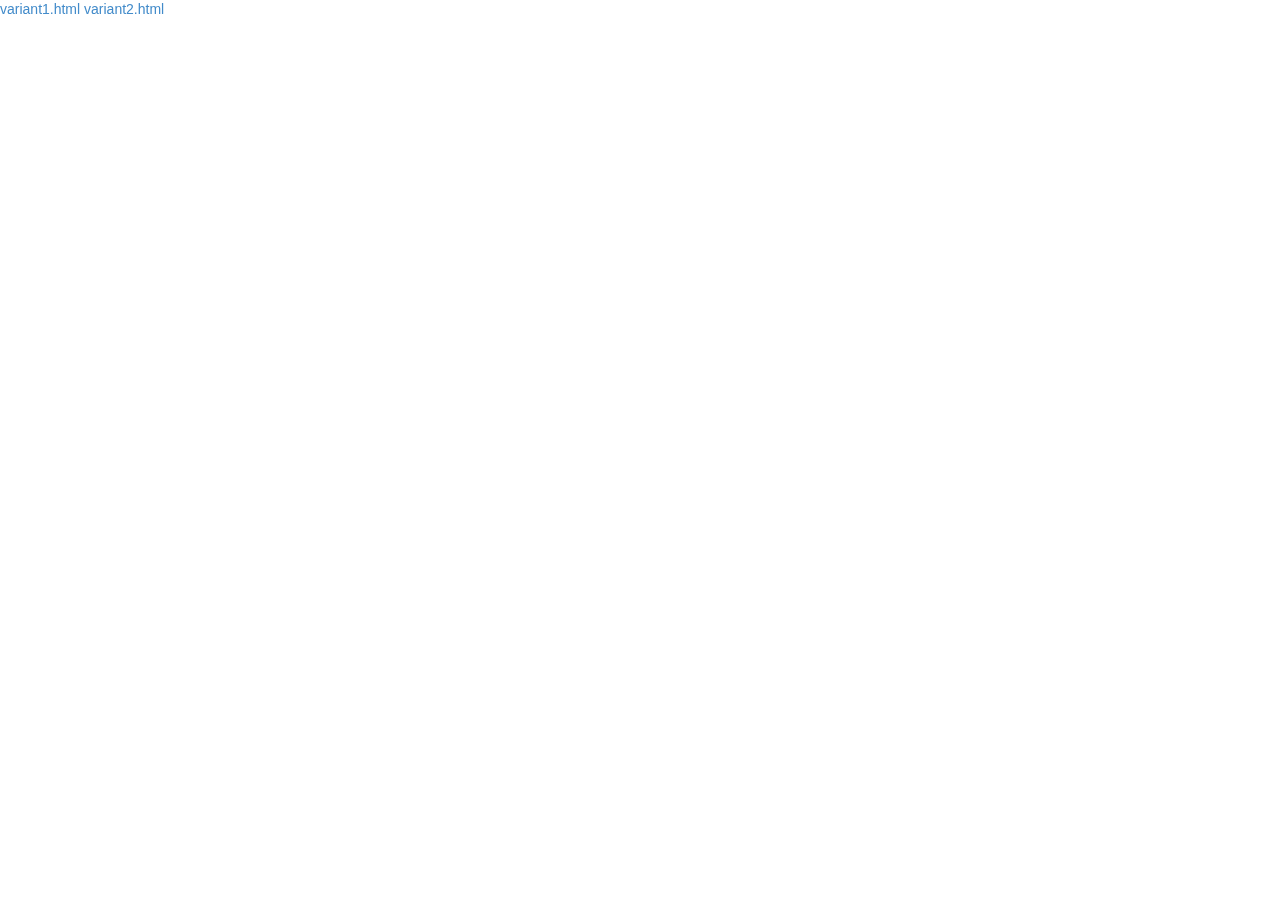
<file: index.html>
<!DOCTYPE html>
<html>
  <head>
    <title>
      Dog
    </title>
      <meta charset="utf-8">
      <meta name="viewport" content="width=device-width, initial-scale=1.0"/>
      <link  rel="stylesheet" href="stylesheets/screen.css" media="all">
      
  </head>
  
    <body>
      <a  href="http://paramount1987.github.io/dogs/variant1.html">variant1.html</a>
      <a  href="http://paramount1987.github.io/dogs/variant2.html">variant2.html</a>
    </body>
</html>
</file>
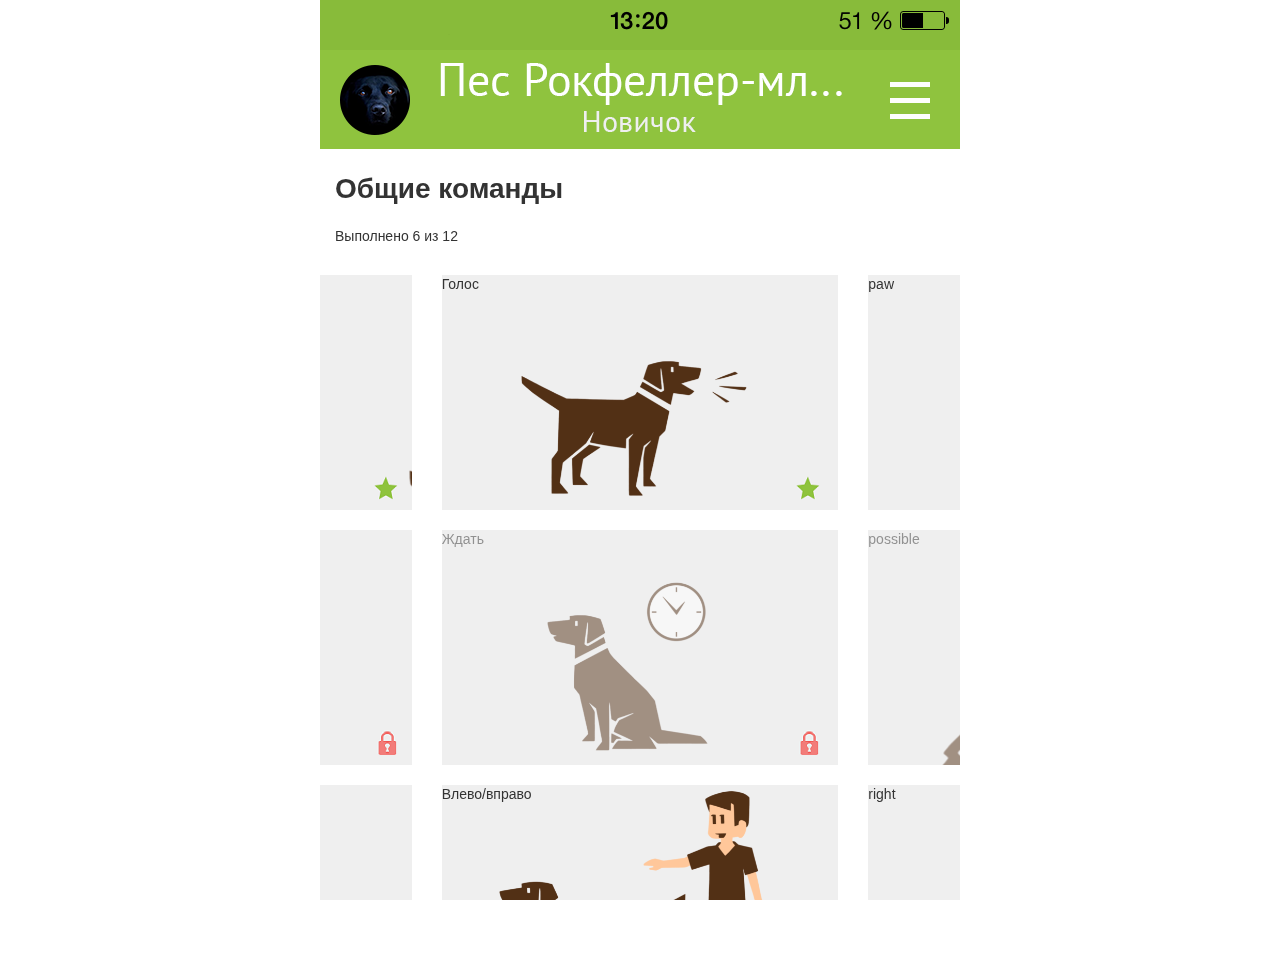
<file: variant1.html>
<!DOCTYPE html>
<html>
	<head>
		<title>
			Dog
		</title>
			<meta charset="utf-8">
			<meta name="viewport" content="width=device-width, initial-scale=1.0"/>
			<link  rel="stylesheet" href="stylesheets/screen.css" media="all">
			<script src="http://ajax.googleapis.com/ajax/libs/jquery/1.10.2/jquery.min.js"></script>
	</head>
	
		<body>
			<header>
				<div class="container">
					<div class="row">
					  <div class="col-xs-12 navigation">
					  	
					  </div>
					</div>
				</div>
			</header>
			
			<section>
				<div class="container">
					<div class="row">
						<div class="col-xs-12 comand">
								<h1>Общие команды</h1>
								<p>Выполнено 6 из 12</p>	
						</div>
					</div>

					<div class="row">
					 
						<div class="inactive-left col-xs-2">
						    <div class="group-dogs">
								<div  class="dog">
									<div id="bad-step">
										<p>Bad step</p>
									</div>
								</div>
								<div class="dog-block">
									<div id="back-step">
										<p>back-step</p>
									</div>
								</div>
								<div  class="dog">
									<div id="bring-step">
										<p>bring-step</p>
									</div>
								</div>
								<div class="dog">
									<div id="bypass-step" >
										<p>bypass-step</p>
									</div>
								</div>
								<div  class="dog">
									<div id="catch-2">
										<p>catch-2</p>
									</div>
								</div>
								<div class="dog-block">
									<div id="catch">
										<p>catch</p>
									</div>
								</div>
								<div  class="dog">
									<div id="creep-step">
										<p>creep-step</p>
									</div>
								</div>
								<div class="dog">
									<div id="die-step" >
										<p>die-step</p>
									</div>
								</div>
								<div  class="dog">
									<div id="forward">
										<p>forward</p>
									</div>
								</div>
								<div class="dog">
									<div id="give-step" >
										<p>give-step</p>
									</div>
								</div>
							</div>
						</div>
						<div class="active col-xs-8">
							<div class="group-dogs">
								<div  class="dog">
									<div id="voice" >
										<p>Голос</p>
									</div>
								</div>
								<div class="dog-block">
									<div id="wait">
										<p>Ждать</p>
									</div>
								</div>
								<div  class="dog">
									<div id="forward">
										<p>Влево/вправо</p>
									</div>
								</div>
								<div class="dog">
									<div id="to-me">
										<p>Ко мне</p>
									</div>
								</div>
								<div  class="dog">
									<div id="go-step">
										<p>go-step</p>
									</div>
								</div>
								<div class="dog-block">
									<div id="hold-step">
										<p>hold-step</p>
									</div>
								</div>
								<div  class="dog">
									<div id="leave-step">
										<p>leave-step</p>
									</div>
								</div>
								<div class="dog">
									<div id="lie-step" >
										<p>lie-step</p>
									</div>
								</div>
								<div  class="dog">
									<div id="look-for">
										<p>look-for</p>
									</div>
								</div>
								<div class="dog">
									<div id="nearby" >
										<p>nearbe</p>
									</div>
								</div>
							</div>
						</div>
						<div class="inactive-right col-xs-2">
							<div class="group-dogs">
								<div  class="dog">
									<div id="paw">
										<p>paw</p>
									</div>
								</div>
								<div class="dog-block">
									<div id="possible">
										<p>possible</p>
									</div>
								</div>
								<div  class="dog">
									<div id="right" >
										<p>right</p>
									</div>
								</div>
								<div class="dog">
									<div id="serve">
										<p>serve</p>
									</div>
								</div>
								<div  class="dog">
									<div id="silently">
										<p>silently</p>
									</div>
								</div>
								<div class="dog-block">
									<div id="sit">
										<p>sit</p>
									</div>
								</div>
								<div  class="dog">
									<div id="spot">
										<p>spot</p>
									</div>
								</div>
								<div class="dog">
									<div id="stand" >
										<p>stand</p>
									</div>
								</div>
								<div  class="dog">
									<div id="take">
										<p>take</p>
									</div>
								</div>
								<div class="dog">
									<div id="teeth" >
										<p>teeth</p>
									</div>
								</div>
							</div>
						</div>
					  	
					</div>

				</div>	
				
			</section>
			<script src="js/height.js">	</script>
		</body>
</html>
</file>
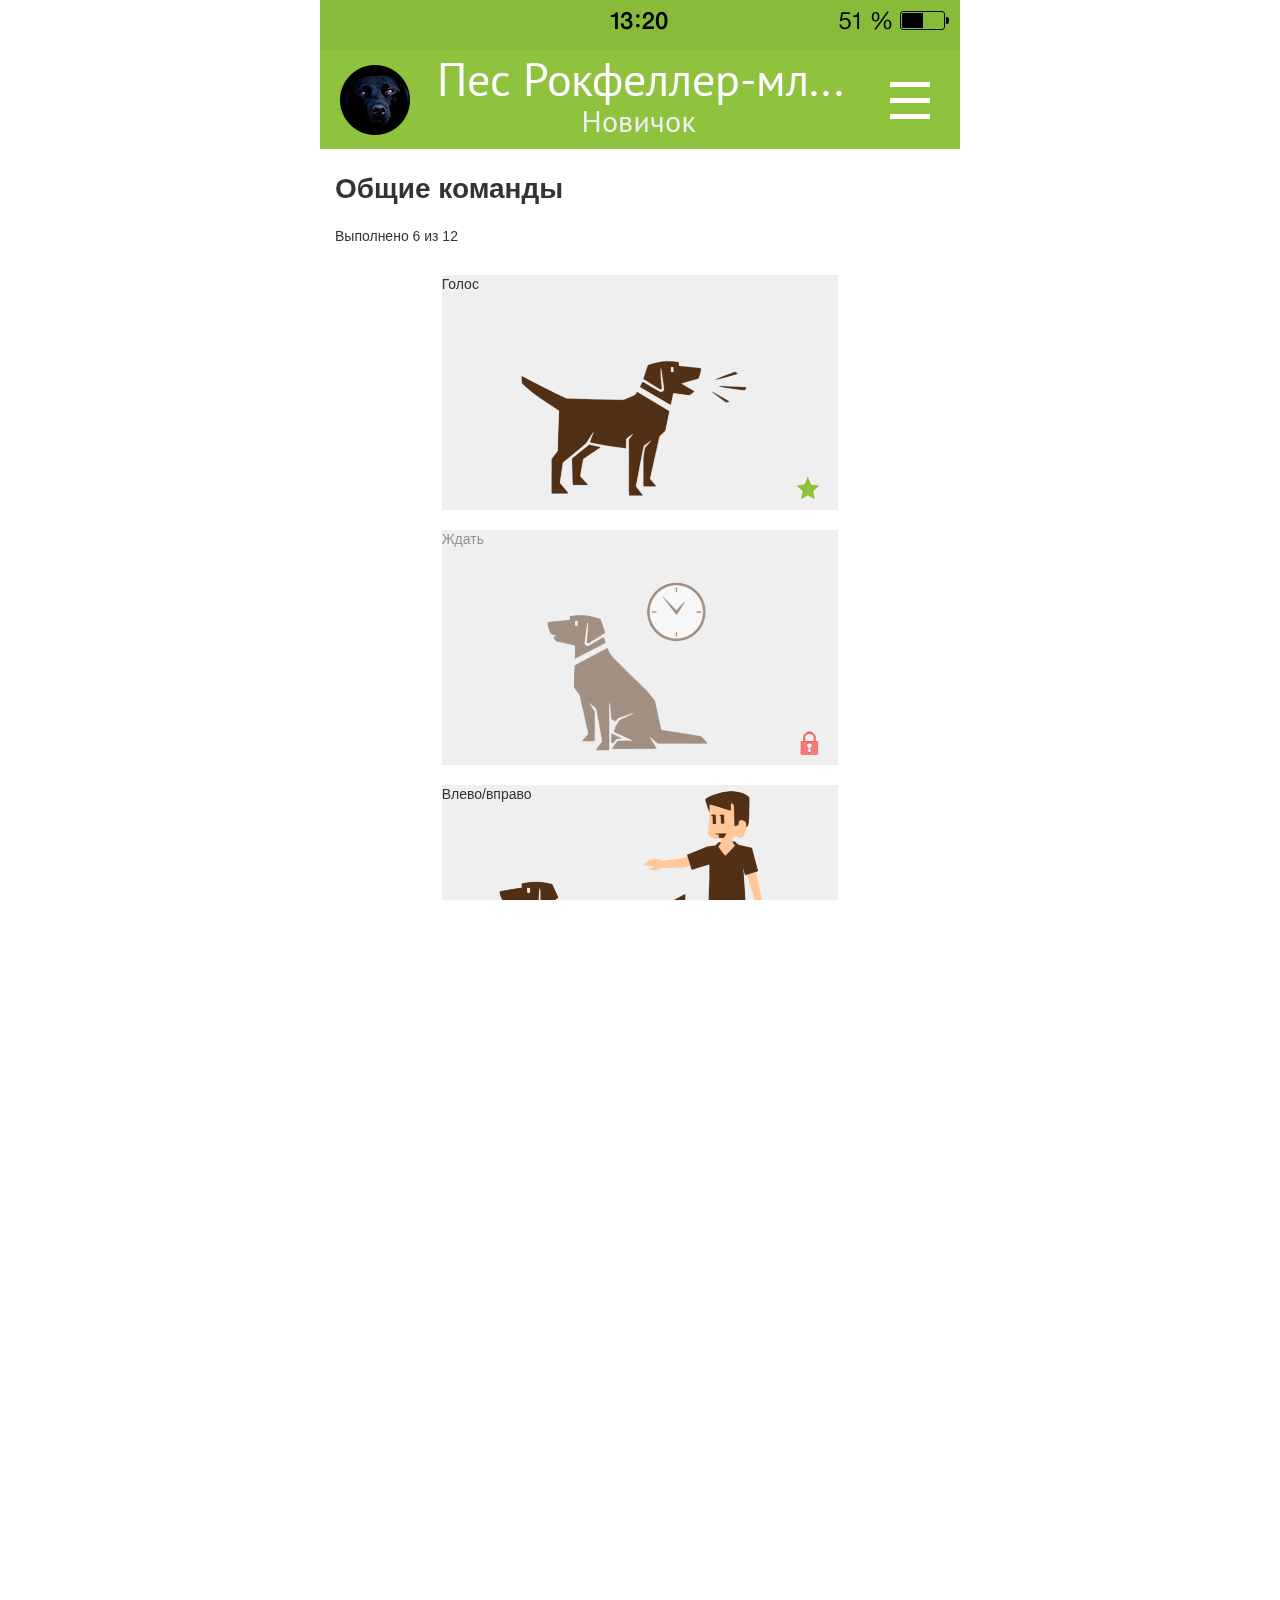
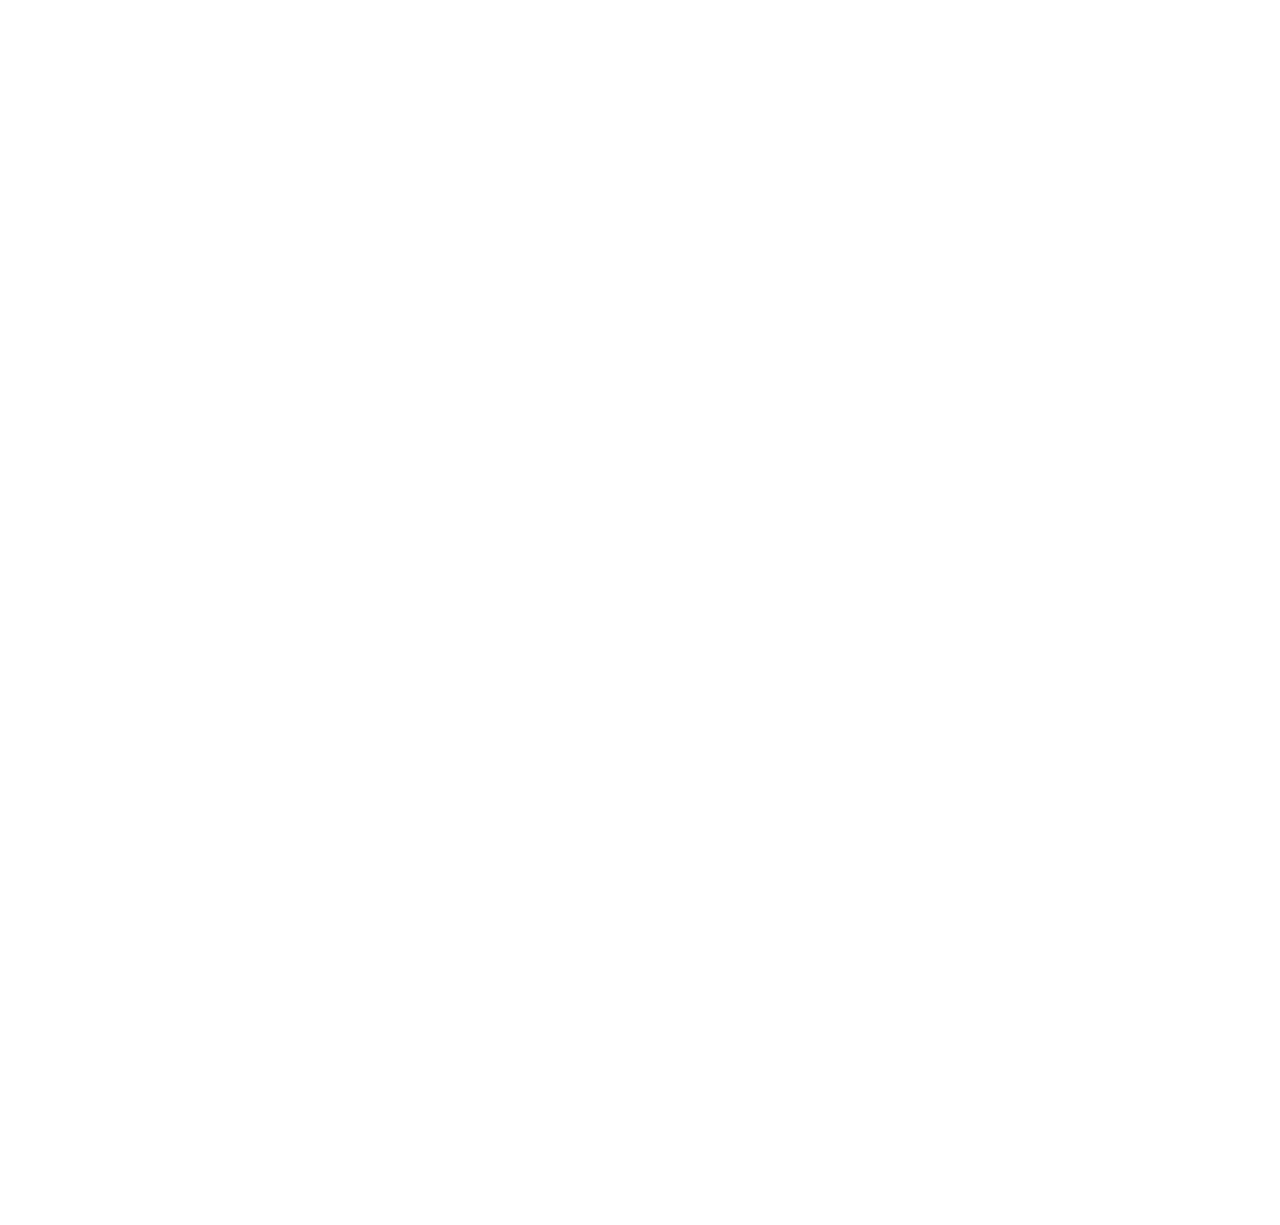
<file: variant2.html>
<!DOCTYPE html>
<html>
	<head>
		<title>
			Dog
		</title>
			<meta charset="utf-8">
			<meta name="viewport" content="width=device-width, initial-scale=1.0"/>
			<link  rel="stylesheet" href="stylesheets/screen.css" media="all">
	</head>
	
		<body>
			<header>
				<div class="container">
					<div class="row">
					  <div class="col-xs-12  navigation">
					  </div>
					</div>
				</div>
			</header>
			
			<section>
				<div class="container">
					<div class="row">
						<div class="col-xs-12  comands">
								<h1>Общие команды</h1>
								<p>Выполнено 6 из 12</p>	
						</div>
					</div>

					<div class="row">
					 
						<div class="inactive-left col-xs-2">
						    <div class="group-dogs fixed ">
								<div  class="dog">
									<div id="bad-step">
										<p>Bad step</p>
									</div>
								</div>
								<div class="dog-block">
									<div id="back-step">
										<p>back-step</p>
									</div>
								</div>
								<div  class="dog">
									<div id="bring-step">
										<p>bring-step</p>
									</div>
								</div>
								<div class="dog">
									<div id="bypass-step" >
										<p>bypass-step</p>
									</div>
								</div>
								<div  class="dog">
									<div id="catch-2">
										<p>catch-2</p>
									</div>
								</div>
								<div class="dog-block">
									<div id="catch">
										<p>catch</p>
									</div>
								</div>
								<div  class="dog">
									<div id="creep-step">
										<p>creep-step</p>
									</div>
								</div>
								<div class="dog">
									<div id="die-step" >
										<p>die-step</p>
									</div>
								</div>
								<div  class="dog">
									<div id="forward">
										<p>forward</p>
									</div>
								</div>
								<div class="dog">
									<div id="give-step" >
										<p>give-step</p>
									</div>
								</div>
							</div>
						</div>
						<div class="active col-xs-8">
							<div class="group-dogs">
								<div  class="dog">
									<div id="voice" >
										<p>Голос</p>
									</div>
								</div>
								<div class="dog-block">
									<div id="wait">
										<p>Ждать</p>
									</div>
								</div>
								<div  class="dog">
									<div id="forward">
										<p>Влево/вправо</p>
									</div>
								</div>
								<div class="dog">
									<div id="to-me">
										<p>Ко мне</p>
									</div>
								</div>
								<div  class="dog">
									<div id="go-step">
										<p>go-step</p>
									</div>
								</div>
								<div class="dog-block">
									<div id="hold-step">
										<p>hold-step</p>
									</div>
								</div>
								<div  class="dog">
									<div id="leave-step">
										<p>leave-step</p>
									</div>
								</div>
								<div class="dog">
									<div id="lie-step" >
										<p>lie-step</p>
									</div>
								</div>
								<div  class="dog">
									<div id="look-for">
										<p>look-for</p>
									</div>
								</div>
								<div class="dog">
									<div id="nearby" >
										<p>nearbe</p>
									</div>
								</div>
							</div>
						</div>
						<div class="inactive-right col-xs-2">
							<div class="group-dogs fixed ">
								<div  class="dog">
									<div id="paw">
										<p>paw</p>
									</div>
								</div>
								<div class="dog-block">
									<div id="possible">
										<p>possible</p>
									</div>
								</div>
								<div  class="dog">
									<div id="right" >
										<p>right</p>
									</div>
								</div>
								<div class="dog">
									<div id="serve">
										<p>serve</p>
									</div>
								</div>
								<div  class="dog">
									<div id="silently">
										<p>silently</p>
									</div>
								</div>
								<div class="dog-block">
									<div id="sit">
										<p>sit</p>
									</div>
								</div>
								<div  class="dog">
									<div id="spot">
										<p>spot</p>
									</div>
								</div>
								<div class="dog">
									<div id="stand" >
										<p>stand</p>
									</div>
								</div>
								<div  class="dog">
									<div id="take">
										<p>take</p>
									</div>
								</div>
								<div class="dog">
									<div id="teeth" >
										<p>teeth</p>
									</div>
								</div>
							</div>
						</div>
					  	
					</div>

				</div>	
				
			</section>
		</body>
</html>
</file>
<file: stylesheets/screen.css>
/* Welcome to Compass.
 * In this file you should write your main styles. (or centralize your imports)
 * Import this file using the following HTML or equivalent:
 * <link href="/stylesheets/screen.css" media="screen, projection" rel="stylesheet" type="text/css" /> */
/* line 10, ../components/bootstrap/_grid.scss */
.container {
  margin-right: auto;
  margin-left: auto;
  padding-left: 15px;
  padding-right: 15px;
}
/* line 21, ../components/bootstrap/_mixins.scss */
.container:before, .container:after {
  content: " ";
  display: table;
}
/* line 25, ../components/bootstrap/_mixins.scss */
.container:after {
  clear: both;
}
@media (min-width: 768px) {
  /* line 10, ../components/bootstrap/_grid.scss */
  .container {
    width: 750px;
  }
}
@media (min-width: 992px) {
  /* line 10, ../components/bootstrap/_grid.scss */
  .container {
    width: 970px;
  }
}
@media (min-width: 1200px) {
  /* line 10, ../components/bootstrap/_grid.scss */
  .container {
    width: 1170px;
  }
}

/* line 30, ../components/bootstrap/_grid.scss */
.container-fluid {
  margin-right: auto;
  margin-left: auto;
  padding-left: 15px;
  padding-right: 15px;
}
/* line 21, ../components/bootstrap/_mixins.scss */
.container-fluid:before, .container-fluid:after {
  content: " ";
  display: table;
}
/* line 25, ../components/bootstrap/_mixins.scss */
.container-fluid:after {
  clear: both;
}

/* line 39, ../components/bootstrap/_grid.scss */
.row {
  margin-left: -15px;
  margin-right: -15px;
}
/* line 21, ../components/bootstrap/_mixins.scss */
.row:before, .row:after {
  content: " ";
  display: table;
}
/* line 25, ../components/bootstrap/_mixins.scss */
.row:after {
  clear: both;
}

/* line 771, ../components/bootstrap/_mixins.scss */
.col-xs-12, .col-sm-12, .col-md-12, .col-lg-12, .col-xs-11, .col-sm-11, .col-md-11, .col-lg-11, .col-xs-10, .col-sm-10, .col-md-10, .col-lg-10, .col-xs-9, .col-sm-9, .col-md-9, .col-lg-9, .col-xs-8, .col-sm-8, .col-md-8, .col-lg-8, .col-xs-7, .col-sm-7, .col-md-7, .col-lg-7, .col-xs-6, .col-sm-6, .col-md-6, .col-lg-6, .col-xs-5, .col-sm-5, .col-md-5, .col-lg-5, .col-xs-4, .col-sm-4, .col-md-4, .col-lg-4, .col-xs-3, .col-sm-3, .col-md-3, .col-lg-3, .col-xs-2, .col-sm-2, .col-md-2, .col-lg-2, .col-xs-1, .col-sm-1, .col-md-1, .col-lg-1 {
  position: relative;
  min-height: 1px;
  padding-left: 15px;
  padding-right: 15px;
}

/* line 790, ../components/bootstrap/_mixins.scss */
.col-xs-12, .col-xs-11, .col-xs-10, .col-xs-9, .col-xs-8, .col-xs-7, .col-xs-6, .col-xs-5, .col-xs-4, .col-xs-3, .col-xs-2, .col-xs-1 {
  float: left;
}

/* line 798, ../components/bootstrap/_mixins.scss */
.col-xs-1 {
  width: 8.33333%;
}

/* line 798, ../components/bootstrap/_mixins.scss */
.col-xs-2 {
  width: 16.66667%;
}

/* line 798, ../components/bootstrap/_mixins.scss */
.col-xs-3 {
  width: 25%;
}

/* line 798, ../components/bootstrap/_mixins.scss */
.col-xs-4 {
  width: 33.33333%;
}

/* line 798, ../components/bootstrap/_mixins.scss */
.col-xs-5 {
  width: 41.66667%;
}

/* line 798, ../components/bootstrap/_mixins.scss */
.col-xs-6 {
  width: 50%;
}

/* line 798, ../components/bootstrap/_mixins.scss */
.col-xs-7 {
  width: 58.33333%;
}

/* line 798, ../components/bootstrap/_mixins.scss */
.col-xs-8 {
  width: 66.66667%;
}

/* line 798, ../components/bootstrap/_mixins.scss */
.col-xs-9 {
  width: 75%;
}

/* line 798, ../components/bootstrap/_mixins.scss */
.col-xs-10 {
  width: 83.33333%;
}

/* line 798, ../components/bootstrap/_mixins.scss */
.col-xs-11 {
  width: 91.66667%;
}

/* line 798, ../components/bootstrap/_mixins.scss */
.col-xs-12 {
  width: 100%;
}

/* line 808, ../components/bootstrap/_mixins.scss */
.col-xs-pull-0 {
  right: 0%;
}

/* line 808, ../components/bootstrap/_mixins.scss */
.col-xs-pull-1 {
  right: 8.33333%;
}

/* line 808, ../components/bootstrap/_mixins.scss */
.col-xs-pull-2 {
  right: 16.66667%;
}

/* line 808, ../components/bootstrap/_mixins.scss */
.col-xs-pull-3 {
  right: 25%;
}

/* line 808, ../components/bootstrap/_mixins.scss */
.col-xs-pull-4 {
  right: 33.33333%;
}

/* line 808, ../components/bootstrap/_mixins.scss */
.col-xs-pull-5 {
  right: 41.66667%;
}

/* line 808, ../components/bootstrap/_mixins.scss */
.col-xs-pull-6 {
  right: 50%;
}

/* line 808, ../components/bootstrap/_mixins.scss */
.col-xs-pull-7 {
  right: 58.33333%;
}

/* line 808, ../components/bootstrap/_mixins.scss */
.col-xs-pull-8 {
  right: 66.66667%;
}

/* line 808, ../components/bootstrap/_mixins.scss */
.col-xs-pull-9 {
  right: 75%;
}

/* line 808, ../components/bootstrap/_mixins.scss */
.col-xs-pull-10 {
  right: 83.33333%;
}

/* line 808, ../components/bootstrap/_mixins.scss */
.col-xs-pull-11 {
  right: 91.66667%;
}

/* line 808, ../components/bootstrap/_mixins.scss */
.col-xs-pull-12 {
  right: 100%;
}

/* line 803, ../components/bootstrap/_mixins.scss */
.col-xs-push-0 {
  left: 0%;
}

/* line 803, ../components/bootstrap/_mixins.scss */
.col-xs-push-1 {
  left: 8.33333%;
}

/* line 803, ../components/bootstrap/_mixins.scss */
.col-xs-push-2 {
  left: 16.66667%;
}

/* line 803, ../components/bootstrap/_mixins.scss */
.col-xs-push-3 {
  left: 25%;
}

/* line 803, ../components/bootstrap/_mixins.scss */
.col-xs-push-4 {
  left: 33.33333%;
}

/* line 803, ../components/bootstrap/_mixins.scss */
.col-xs-push-5 {
  left: 41.66667%;
}

/* line 803, ../components/bootstrap/_mixins.scss */
.col-xs-push-6 {
  left: 50%;
}

/* line 803, ../components/bootstrap/_mixins.scss */
.col-xs-push-7 {
  left: 58.33333%;
}

/* line 803, ../components/bootstrap/_mixins.scss */
.col-xs-push-8 {
  left: 66.66667%;
}

/* line 803, ../components/bootstrap/_mixins.scss */
.col-xs-push-9 {
  left: 75%;
}

/* line 803, ../components/bootstrap/_mixins.scss */
.col-xs-push-10 {
  left: 83.33333%;
}

/* line 803, ../components/bootstrap/_mixins.scss */
.col-xs-push-11 {
  left: 91.66667%;
}

/* line 803, ../components/bootstrap/_mixins.scss */
.col-xs-push-12 {
  left: 100%;
}

/* line 813, ../components/bootstrap/_mixins.scss */
.col-xs-offset-0 {
  margin-left: 0%;
}

/* line 813, ../components/bootstrap/_mixins.scss */
.col-xs-offset-1 {
  margin-left: 8.33333%;
}

/* line 813, ../components/bootstrap/_mixins.scss */
.col-xs-offset-2 {
  margin-left: 16.66667%;
}

/* line 813, ../components/bootstrap/_mixins.scss */
.col-xs-offset-3 {
  margin-left: 25%;
}

/* line 813, ../components/bootstrap/_mixins.scss */
.col-xs-offset-4 {
  margin-left: 33.33333%;
}

/* line 813, ../components/bootstrap/_mixins.scss */
.col-xs-offset-5 {
  margin-left: 41.66667%;
}

/* line 813, ../components/bootstrap/_mixins.scss */
.col-xs-offset-6 {
  margin-left: 50%;
}

/* line 813, ../components/bootstrap/_mixins.scss */
.col-xs-offset-7 {
  margin-left: 58.33333%;
}

/* line 813, ../components/bootstrap/_mixins.scss */
.col-xs-offset-8 {
  margin-left: 66.66667%;
}

/* line 813, ../components/bootstrap/_mixins.scss */
.col-xs-offset-9 {
  margin-left: 75%;
}

/* line 813, ../components/bootstrap/_mixins.scss */
.col-xs-offset-10 {
  margin-left: 83.33333%;
}

/* line 813, ../components/bootstrap/_mixins.scss */
.col-xs-offset-11 {
  margin-left: 91.66667%;
}

/* line 813, ../components/bootstrap/_mixins.scss */
.col-xs-offset-12 {
  margin-left: 100%;
}

@media (min-width: 768px) {
  /* line 790, ../components/bootstrap/_mixins.scss */
  .col-sm-12, .col-sm-11, .col-sm-10, .col-sm-9, .col-sm-8, .col-sm-7, .col-sm-6, .col-sm-5, .col-sm-4, .col-sm-3, .col-sm-2, .col-sm-1 {
    float: left;
  }

  /* line 798, ../components/bootstrap/_mixins.scss */
  .col-sm-1 {
    width: 8.33333%;
  }

  /* line 798, ../components/bootstrap/_mixins.scss */
  .col-sm-2 {
    width: 16.66667%;
  }

  /* line 798, ../components/bootstrap/_mixins.scss */
  .col-sm-3 {
    width: 25%;
  }

  /* line 798, ../components/bootstrap/_mixins.scss */
  .col-sm-4 {
    width: 33.33333%;
  }

  /* line 798, ../components/bootstrap/_mixins.scss */
  .col-sm-5 {
    width: 41.66667%;
  }

  /* line 798, ../components/bootstrap/_mixins.scss */
  .col-sm-6 {
    width: 50%;
  }

  /* line 798, ../components/bootstrap/_mixins.scss */
  .col-sm-7 {
    width: 58.33333%;
  }

  /* line 798, ../components/bootstrap/_mixins.scss */
  .col-sm-8 {
    width: 66.66667%;
  }

  /* line 798, ../components/bootstrap/_mixins.scss */
  .col-sm-9 {
    width: 75%;
  }

  /* line 798, ../components/bootstrap/_mixins.scss */
  .col-sm-10 {
    width: 83.33333%;
  }

  /* line 798, ../components/bootstrap/_mixins.scss */
  .col-sm-11 {
    width: 91.66667%;
  }

  /* line 798, ../components/bootstrap/_mixins.scss */
  .col-sm-12 {
    width: 100%;
  }

  /* line 808, ../components/bootstrap/_mixins.scss */
  .col-sm-pull-0 {
    right: 0%;
  }

  /* line 808, ../components/bootstrap/_mixins.scss */
  .col-sm-pull-1 {
    right: 8.33333%;
  }

  /* line 808, ../components/bootstrap/_mixins.scss */
  .col-sm-pull-2 {
    right: 16.66667%;
  }

  /* line 808, ../components/bootstrap/_mixins.scss */
  .col-sm-pull-3 {
    right: 25%;
  }

  /* line 808, ../components/bootstrap/_mixins.scss */
  .col-sm-pull-4 {
    right: 33.33333%;
  }

  /* line 808, ../components/bootstrap/_mixins.scss */
  .col-sm-pull-5 {
    right: 41.66667%;
  }

  /* line 808, ../components/bootstrap/_mixins.scss */
  .col-sm-pull-6 {
    right: 50%;
  }

  /* line 808, ../components/bootstrap/_mixins.scss */
  .col-sm-pull-7 {
    right: 58.33333%;
  }

  /* line 808, ../components/bootstrap/_mixins.scss */
  .col-sm-pull-8 {
    right: 66.66667%;
  }

  /* line 808, ../components/bootstrap/_mixins.scss */
  .col-sm-pull-9 {
    right: 75%;
  }

  /* line 808, ../components/bootstrap/_mixins.scss */
  .col-sm-pull-10 {
    right: 83.33333%;
  }

  /* line 808, ../components/bootstrap/_mixins.scss */
  .col-sm-pull-11 {
    right: 91.66667%;
  }

  /* line 808, ../components/bootstrap/_mixins.scss */
  .col-sm-pull-12 {
    right: 100%;
  }

  /* line 803, ../components/bootstrap/_mixins.scss */
  .col-sm-push-0 {
    left: 0%;
  }

  /* line 803, ../components/bootstrap/_mixins.scss */
  .col-sm-push-1 {
    left: 8.33333%;
  }

  /* line 803, ../components/bootstrap/_mixins.scss */
  .col-sm-push-2 {
    left: 16.66667%;
  }

  /* line 803, ../components/bootstrap/_mixins.scss */
  .col-sm-push-3 {
    left: 25%;
  }

  /* line 803, ../components/bootstrap/_mixins.scss */
  .col-sm-push-4 {
    left: 33.33333%;
  }

  /* line 803, ../components/bootstrap/_mixins.scss */
  .col-sm-push-5 {
    left: 41.66667%;
  }

  /* line 803, ../components/bootstrap/_mixins.scss */
  .col-sm-push-6 {
    left: 50%;
  }

  /* line 803, ../components/bootstrap/_mixins.scss */
  .col-sm-push-7 {
    left: 58.33333%;
  }

  /* line 803, ../components/bootstrap/_mixins.scss */
  .col-sm-push-8 {
    left: 66.66667%;
  }

  /* line 803, ../components/bootstrap/_mixins.scss */
  .col-sm-push-9 {
    left: 75%;
  }

  /* line 803, ../components/bootstrap/_mixins.scss */
  .col-sm-push-10 {
    left: 83.33333%;
  }

  /* line 803, ../components/bootstrap/_mixins.scss */
  .col-sm-push-11 {
    left: 91.66667%;
  }

  /* line 803, ../components/bootstrap/_mixins.scss */
  .col-sm-push-12 {
    left: 100%;
  }

  /* line 813, ../components/bootstrap/_mixins.scss */
  .col-sm-offset-0 {
    margin-left: 0%;
  }

  /* line 813, ../components/bootstrap/_mixins.scss */
  .col-sm-offset-1 {
    margin-left: 8.33333%;
  }

  /* line 813, ../components/bootstrap/_mixins.scss */
  .col-sm-offset-2 {
    margin-left: 16.66667%;
  }

  /* line 813, ../components/bootstrap/_mixins.scss */
  .col-sm-offset-3 {
    margin-left: 25%;
  }

  /* line 813, ../components/bootstrap/_mixins.scss */
  .col-sm-offset-4 {
    margin-left: 33.33333%;
  }

  /* line 813, ../components/bootstrap/_mixins.scss */
  .col-sm-offset-5 {
    margin-left: 41.66667%;
  }

  /* line 813, ../components/bootstrap/_mixins.scss */
  .col-sm-offset-6 {
    margin-left: 50%;
  }

  /* line 813, ../components/bootstrap/_mixins.scss */
  .col-sm-offset-7 {
    margin-left: 58.33333%;
  }

  /* line 813, ../components/bootstrap/_mixins.scss */
  .col-sm-offset-8 {
    margin-left: 66.66667%;
  }

  /* line 813, ../components/bootstrap/_mixins.scss */
  .col-sm-offset-9 {
    margin-left: 75%;
  }

  /* line 813, ../components/bootstrap/_mixins.scss */
  .col-sm-offset-10 {
    margin-left: 83.33333%;
  }

  /* line 813, ../components/bootstrap/_mixins.scss */
  .col-sm-offset-11 {
    margin-left: 91.66667%;
  }

  /* line 813, ../components/bootstrap/_mixins.scss */
  .col-sm-offset-12 {
    margin-left: 100%;
  }
}
@media (min-width: 992px) {
  /* line 790, ../components/bootstrap/_mixins.scss */
  .col-md-12, .col-md-11, .col-md-10, .col-md-9, .col-md-8, .col-md-7, .col-md-6, .col-md-5, .col-md-4, .col-md-3, .col-md-2, .col-md-1 {
    float: left;
  }

  /* line 798, ../components/bootstrap/_mixins.scss */
  .col-md-1 {
    width: 8.33333%;
  }

  /* line 798, ../components/bootstrap/_mixins.scss */
  .col-md-2 {
    width: 16.66667%;
  }

  /* line 798, ../components/bootstrap/_mixins.scss */
  .col-md-3 {
    width: 25%;
  }

  /* line 798, ../components/bootstrap/_mixins.scss */
  .col-md-4 {
    width: 33.33333%;
  }

  /* line 798, ../components/bootstrap/_mixins.scss */
  .col-md-5 {
    width: 41.66667%;
  }

  /* line 798, ../components/bootstrap/_mixins.scss */
  .col-md-6 {
    width: 50%;
  }

  /* line 798, ../components/bootstrap/_mixins.scss */
  .col-md-7 {
    width: 58.33333%;
  }

  /* line 798, ../components/bootstrap/_mixins.scss */
  .col-md-8 {
    width: 66.66667%;
  }

  /* line 798, ../components/bootstrap/_mixins.scss */
  .col-md-9 {
    width: 75%;
  }

  /* line 798, ../components/bootstrap/_mixins.scss */
  .col-md-10 {
    width: 83.33333%;
  }

  /* line 798, ../components/bootstrap/_mixins.scss */
  .col-md-11 {
    width: 91.66667%;
  }

  /* line 798, ../components/bootstrap/_mixins.scss */
  .col-md-12 {
    width: 100%;
  }

  /* line 808, ../components/bootstrap/_mixins.scss */
  .col-md-pull-0 {
    right: 0%;
  }

  /* line 808, ../components/bootstrap/_mixins.scss */
  .col-md-pull-1 {
    right: 8.33333%;
  }

  /* line 808, ../components/bootstrap/_mixins.scss */
  .col-md-pull-2 {
    right: 16.66667%;
  }

  /* line 808, ../components/bootstrap/_mixins.scss */
  .col-md-pull-3 {
    right: 25%;
  }

  /* line 808, ../components/bootstrap/_mixins.scss */
  .col-md-pull-4 {
    right: 33.33333%;
  }

  /* line 808, ../components/bootstrap/_mixins.scss */
  .col-md-pull-5 {
    right: 41.66667%;
  }

  /* line 808, ../components/bootstrap/_mixins.scss */
  .col-md-pull-6 {
    right: 50%;
  }

  /* line 808, ../components/bootstrap/_mixins.scss */
  .col-md-pull-7 {
    right: 58.33333%;
  }

  /* line 808, ../components/bootstrap/_mixins.scss */
  .col-md-pull-8 {
    right: 66.66667%;
  }

  /* line 808, ../components/bootstrap/_mixins.scss */
  .col-md-pull-9 {
    right: 75%;
  }

  /* line 808, ../components/bootstrap/_mixins.scss */
  .col-md-pull-10 {
    right: 83.33333%;
  }

  /* line 808, ../components/bootstrap/_mixins.scss */
  .col-md-pull-11 {
    right: 91.66667%;
  }

  /* line 808, ../components/bootstrap/_mixins.scss */
  .col-md-pull-12 {
    right: 100%;
  }

  /* line 803, ../components/bootstrap/_mixins.scss */
  .col-md-push-0 {
    left: 0%;
  }

  /* line 803, ../components/bootstrap/_mixins.scss */
  .col-md-push-1 {
    left: 8.33333%;
  }

  /* line 803, ../components/bootstrap/_mixins.scss */
  .col-md-push-2 {
    left: 16.66667%;
  }

  /* line 803, ../components/bootstrap/_mixins.scss */
  .col-md-push-3 {
    left: 25%;
  }

  /* line 803, ../components/bootstrap/_mixins.scss */
  .col-md-push-4 {
    left: 33.33333%;
  }

  /* line 803, ../components/bootstrap/_mixins.scss */
  .col-md-push-5 {
    left: 41.66667%;
  }

  /* line 803, ../components/bootstrap/_mixins.scss */
  .col-md-push-6 {
    left: 50%;
  }

  /* line 803, ../components/bootstrap/_mixins.scss */
  .col-md-push-7 {
    left: 58.33333%;
  }

  /* line 803, ../components/bootstrap/_mixins.scss */
  .col-md-push-8 {
    left: 66.66667%;
  }

  /* line 803, ../components/bootstrap/_mixins.scss */
  .col-md-push-9 {
    left: 75%;
  }

  /* line 803, ../components/bootstrap/_mixins.scss */
  .col-md-push-10 {
    left: 83.33333%;
  }

  /* line 803, ../components/bootstrap/_mixins.scss */
  .col-md-push-11 {
    left: 91.66667%;
  }

  /* line 803, ../components/bootstrap/_mixins.scss */
  .col-md-push-12 {
    left: 100%;
  }

  /* line 813, ../components/bootstrap/_mixins.scss */
  .col-md-offset-0 {
    margin-left: 0%;
  }

  /* line 813, ../components/bootstrap/_mixins.scss */
  .col-md-offset-1 {
    margin-left: 8.33333%;
  }

  /* line 813, ../components/bootstrap/_mixins.scss */
  .col-md-offset-2 {
    margin-left: 16.66667%;
  }

  /* line 813, ../components/bootstrap/_mixins.scss */
  .col-md-offset-3 {
    margin-left: 25%;
  }

  /* line 813, ../components/bootstrap/_mixins.scss */
  .col-md-offset-4 {
    margin-left: 33.33333%;
  }

  /* line 813, ../components/bootstrap/_mixins.scss */
  .col-md-offset-5 {
    margin-left: 41.66667%;
  }

  /* line 813, ../components/bootstrap/_mixins.scss */
  .col-md-offset-6 {
    margin-left: 50%;
  }

  /* line 813, ../components/bootstrap/_mixins.scss */
  .col-md-offset-7 {
    margin-left: 58.33333%;
  }

  /* line 813, ../components/bootstrap/_mixins.scss */
  .col-md-offset-8 {
    margin-left: 66.66667%;
  }

  /* line 813, ../components/bootstrap/_mixins.scss */
  .col-md-offset-9 {
    margin-left: 75%;
  }

  /* line 813, ../components/bootstrap/_mixins.scss */
  .col-md-offset-10 {
    margin-left: 83.33333%;
  }

  /* line 813, ../components/bootstrap/_mixins.scss */
  .col-md-offset-11 {
    margin-left: 91.66667%;
  }

  /* line 813, ../components/bootstrap/_mixins.scss */
  .col-md-offset-12 {
    margin-left: 100%;
  }
}
@media (min-width: 1200px) {
  /* line 790, ../components/bootstrap/_mixins.scss */
  .col-lg-12, .col-lg-11, .col-lg-10, .col-lg-9, .col-lg-8, .col-lg-7, .col-lg-6, .col-lg-5, .col-lg-4, .col-lg-3, .col-lg-2, .col-lg-1 {
    float: left;
  }

  /* line 798, ../components/bootstrap/_mixins.scss */
  .col-lg-1 {
    width: 8.33333%;
  }

  /* line 798, ../components/bootstrap/_mixins.scss */
  .col-lg-2 {
    width: 16.66667%;
  }

  /* line 798, ../components/bootstrap/_mixins.scss */
  .col-lg-3 {
    width: 25%;
  }

  /* line 798, ../components/bootstrap/_mixins.scss */
  .col-lg-4 {
    width: 33.33333%;
  }

  /* line 798, ../components/bootstrap/_mixins.scss */
  .col-lg-5 {
    width: 41.66667%;
  }

  /* line 798, ../components/bootstrap/_mixins.scss */
  .col-lg-6 {
    width: 50%;
  }

  /* line 798, ../components/bootstrap/_mixins.scss */
  .col-lg-7 {
    width: 58.33333%;
  }

  /* line 798, ../components/bootstrap/_mixins.scss */
  .col-lg-8 {
    width: 66.66667%;
  }

  /* line 798, ../components/bootstrap/_mixins.scss */
  .col-lg-9 {
    width: 75%;
  }

  /* line 798, ../components/bootstrap/_mixins.scss */
  .col-lg-10 {
    width: 83.33333%;
  }

  /* line 798, ../components/bootstrap/_mixins.scss */
  .col-lg-11 {
    width: 91.66667%;
  }

  /* line 798, ../components/bootstrap/_mixins.scss */
  .col-lg-12 {
    width: 100%;
  }

  /* line 808, ../components/bootstrap/_mixins.scss */
  .col-lg-pull-0 {
    right: 0%;
  }

  /* line 808, ../components/bootstrap/_mixins.scss */
  .col-lg-pull-1 {
    right: 8.33333%;
  }

  /* line 808, ../components/bootstrap/_mixins.scss */
  .col-lg-pull-2 {
    right: 16.66667%;
  }

  /* line 808, ../components/bootstrap/_mixins.scss */
  .col-lg-pull-3 {
    right: 25%;
  }

  /* line 808, ../components/bootstrap/_mixins.scss */
  .col-lg-pull-4 {
    right: 33.33333%;
  }

  /* line 808, ../components/bootstrap/_mixins.scss */
  .col-lg-pull-5 {
    right: 41.66667%;
  }

  /* line 808, ../components/bootstrap/_mixins.scss */
  .col-lg-pull-6 {
    right: 50%;
  }

  /* line 808, ../components/bootstrap/_mixins.scss */
  .col-lg-pull-7 {
    right: 58.33333%;
  }

  /* line 808, ../components/bootstrap/_mixins.scss */
  .col-lg-pull-8 {
    right: 66.66667%;
  }

  /* line 808, ../components/bootstrap/_mixins.scss */
  .col-lg-pull-9 {
    right: 75%;
  }

  /* line 808, ../components/bootstrap/_mixins.scss */
  .col-lg-pull-10 {
    right: 83.33333%;
  }

  /* line 808, ../components/bootstrap/_mixins.scss */
  .col-lg-pull-11 {
    right: 91.66667%;
  }

  /* line 808, ../components/bootstrap/_mixins.scss */
  .col-lg-pull-12 {
    right: 100%;
  }

  /* line 803, ../components/bootstrap/_mixins.scss */
  .col-lg-push-0 {
    left: 0%;
  }

  /* line 803, ../components/bootstrap/_mixins.scss */
  .col-lg-push-1 {
    left: 8.33333%;
  }

  /* line 803, ../components/bootstrap/_mixins.scss */
  .col-lg-push-2 {
    left: 16.66667%;
  }

  /* line 803, ../components/bootstrap/_mixins.scss */
  .col-lg-push-3 {
    left: 25%;
  }

  /* line 803, ../components/bootstrap/_mixins.scss */
  .col-lg-push-4 {
    left: 33.33333%;
  }

  /* line 803, ../components/bootstrap/_mixins.scss */
  .col-lg-push-5 {
    left: 41.66667%;
  }

  /* line 803, ../components/bootstrap/_mixins.scss */
  .col-lg-push-6 {
    left: 50%;
  }

  /* line 803, ../components/bootstrap/_mixins.scss */
  .col-lg-push-7 {
    left: 58.33333%;
  }

  /* line 803, ../components/bootstrap/_mixins.scss */
  .col-lg-push-8 {
    left: 66.66667%;
  }

  /* line 803, ../components/bootstrap/_mixins.scss */
  .col-lg-push-9 {
    left: 75%;
  }

  /* line 803, ../components/bootstrap/_mixins.scss */
  .col-lg-push-10 {
    left: 83.33333%;
  }

  /* line 803, ../components/bootstrap/_mixins.scss */
  .col-lg-push-11 {
    left: 91.66667%;
  }

  /* line 803, ../components/bootstrap/_mixins.scss */
  .col-lg-push-12 {
    left: 100%;
  }

  /* line 813, ../components/bootstrap/_mixins.scss */
  .col-lg-offset-0 {
    margin-left: 0%;
  }

  /* line 813, ../components/bootstrap/_mixins.scss */
  .col-lg-offset-1 {
    margin-left: 8.33333%;
  }

  /* line 813, ../components/bootstrap/_mixins.scss */
  .col-lg-offset-2 {
    margin-left: 16.66667%;
  }

  /* line 813, ../components/bootstrap/_mixins.scss */
  .col-lg-offset-3 {
    margin-left: 25%;
  }

  /* line 813, ../components/bootstrap/_mixins.scss */
  .col-lg-offset-4 {
    margin-left: 33.33333%;
  }

  /* line 813, ../components/bootstrap/_mixins.scss */
  .col-lg-offset-5 {
    margin-left: 41.66667%;
  }

  /* line 813, ../components/bootstrap/_mixins.scss */
  .col-lg-offset-6 {
    margin-left: 50%;
  }

  /* line 813, ../components/bootstrap/_mixins.scss */
  .col-lg-offset-7 {
    margin-left: 58.33333%;
  }

  /* line 813, ../components/bootstrap/_mixins.scss */
  .col-lg-offset-8 {
    margin-left: 66.66667%;
  }

  /* line 813, ../components/bootstrap/_mixins.scss */
  .col-lg-offset-9 {
    margin-left: 75%;
  }

  /* line 813, ../components/bootstrap/_mixins.scss */
  .col-lg-offset-10 {
    margin-left: 83.33333%;
  }

  /* line 813, ../components/bootstrap/_mixins.scss */
  .col-lg-offset-11 {
    margin-left: 91.66667%;
  }

  /* line 813, ../components/bootstrap/_mixins.scss */
  .col-lg-offset-12 {
    margin-left: 100%;
  }
}
/* line 10, ../components/bootstrap/_forms.scss */
fieldset {
  padding: 0;
  margin: 0;
  border: 0;
}

/* line 16, ../components/bootstrap/_forms.scss */
legend {
  display: block;
  width: 100%;
  padding: 0;
  margin-bottom: 20px;
  font-size: 21px;
  line-height: inherit;
  color: #333333;
  border: 0;
  border-bottom: 1px solid #e5e5e5;
}

/* line 28, ../components/bootstrap/_forms.scss */
label {
  display: inline-block;
  margin-bottom: 5px;
  font-weight: bold;
}

/* line 38, ../components/bootstrap/_forms.scss */
input[type="search"] {
  -webkit-box-sizing: border-box;
  -moz-box-sizing: border-box;
  box-sizing: border-box;
}

/* line 44, ../components/bootstrap/_forms.scss */
input[type="radio"],
input[type="checkbox"] {
  margin: 4px 0 0;
  margin-top: 1px \9;
  /* IE8-9 */
  line-height: normal;
}

/* line 51, ../components/bootstrap/_forms.scss */
input[type="file"] {
  display: block;
}

/* line 57, ../components/bootstrap/_forms.scss */
select[multiple],
select[size] {
  height: auto;
}

/* line 62, ../components/bootstrap/_forms.scss */
select optgroup {
  font-size: inherit;
  font-style: inherit;
  font-family: inherit;
}

/* line 71, ../components/bootstrap/_forms.scss */
input[type="file"]:focus,
input[type="radio"]:focus,
input[type="checkbox"]:focus {
  outline: thin dotted;
  outline: 5px auto -webkit-focus-ring-color;
  outline-offset: -2px;
}

/* line 80, ../components/bootstrap/_forms.scss */
input[type="number"]::-webkit-outer-spin-button, input[type="number"]::-webkit-inner-spin-button {
  height: auto;
}

/* line 86, ../components/bootstrap/_forms.scss */
output {
  display: block;
  padding-top: 7px;
  font-size: 14px;
  line-height: 1.42857;
  color: #555555;
}

/* line 117, ../components/bootstrap/_forms.scss */
.form-control {
  display: block;
  width: 100%;
  height: 34px;
  padding: 6px 12px;
  font-size: 14px;
  line-height: 1.42857;
  color: #555555;
  background-color: white;
  background-image: none;
  border: 1px solid #cccccc;
  border-radius: 4px;
  -webkit-box-shadow: inset 0 1px 1px rgba(0, 0, 0, 0.075);
  box-shadow: inset 0 1px 1px rgba(0, 0, 0, 0.075);
  -webkit-transition: border-color ease-in-out 0.15s, box-shadow ease-in-out 0.15s;
  transition: border-color ease-in-out 0.15s, box-shadow ease-in-out 0.15s;
}
/* line 880, ../components/bootstrap/_mixins.scss */
.form-control:focus {
  border-color: #66afe9;
  outline: 0;
  -webkit-box-shadow: inset 0 1px 1px rgba(0, 0, 0, 0.075), 0 0 8px rgba(102, 175, 233, 0.6);
  box-shadow: inset 0 1px 1px rgba(0, 0, 0, 0.075), 0 0 8px rgba(102, 175, 233, 0.6);
}
/* line 57, ../components/bootstrap/_mixins.scss */
.form-control:-moz-placeholder {
  color: #999999;
}
/* line 58, ../components/bootstrap/_mixins.scss */
.form-control::-moz-placeholder {
  color: #999999;
  opacity: 1;
}
/* line 60, ../components/bootstrap/_mixins.scss */
.form-control:-ms-input-placeholder {
  color: #999999;
}
/* line 61, ../components/bootstrap/_mixins.scss */
.form-control::-webkit-input-placeholder {
  color: #999999;
}
/* line 147, ../components/bootstrap/_forms.scss */
.form-control[disabled], .form-control[readonly], fieldset[disabled] .form-control {
  cursor: not-allowed;
  background-color: #eeeeee;
}

/* line 156, ../components/bootstrap/_forms.scss */
textarea.form-control {
  height: auto;
}

/* line 164, ../components/bootstrap/_forms.scss */
input[type="date"] {
  line-height: 34px;
}

/* line 174, ../components/bootstrap/_forms.scss */
.form-group {
  margin-bottom: 15px;
}

/* line 184, ../components/bootstrap/_forms.scss */
.radio,
.checkbox {
  display: block;
  min-height: 20px;
  margin-top: 10px;
  margin-bottom: 10px;
  padding-left: 20px;
}
/* line 190, ../components/bootstrap/_forms.scss */
.radio label,
.checkbox label {
  display: inline;
  font-weight: normal;
  cursor: pointer;
}

/* line 199, ../components/bootstrap/_forms.scss */
.radio input[type="radio"],
.radio-inline input[type="radio"],
.checkbox input[type="checkbox"],
.checkbox-inline input[type="checkbox"] {
  float: left;
  margin-left: -20px;
}

/* line 204, ../components/bootstrap/_forms.scss */
.radio + .radio,
.checkbox + .checkbox {
  margin-top: -5px;
}

/* line 210, ../components/bootstrap/_forms.scss */
.radio-inline,
.checkbox-inline {
  display: inline-block;
  padding-left: 20px;
  margin-bottom: 0;
  vertical-align: middle;
  font-weight: normal;
  cursor: pointer;
}

/* line 219, ../components/bootstrap/_forms.scss */
.radio-inline + .radio-inline,
.checkbox-inline + .checkbox-inline {
  margin-top: 0;
  margin-left: 10px;
}

/* line 234, ../components/bootstrap/_forms.scss */
input[type="radio"][disabled], fieldset[disabled] input[type="radio"],
input[type="checkbox"][disabled], fieldset[disabled]
input[type="checkbox"],
.radio[disabled], fieldset[disabled]
.radio,
.radio-inline[disabled], fieldset[disabled]
.radio-inline,
.checkbox[disabled], fieldset[disabled]
.checkbox,
.checkbox-inline[disabled], fieldset[disabled]
.checkbox-inline {
  cursor: not-allowed;
}

/* line 895, ../components/bootstrap/_mixins.scss */
.input-sm {
  height: 30px;
  padding: 5px 10px;
  font-size: 12px;
  line-height: 1.5;
  border-radius: 3px;
}

/* line 900, ../components/bootstrap/_mixins.scss */
select.input-sm {
  height: 30px;
  line-height: 30px;
}

/* line 905, ../components/bootstrap/_mixins.scss */
textarea.input-sm {
  height: auto;
}

/* line 895, ../components/bootstrap/_mixins.scss */
.input-lg {
  height: 46px;
  padding: 10px 16px;
  font-size: 18px;
  line-height: 1.33;
  border-radius: 6px;
}

/* line 900, ../components/bootstrap/_mixins.scss */
select.input-lg {
  height: 46px;
  line-height: 46px;
}

/* line 905, ../components/bootstrap/_mixins.scss */
textarea.input-lg {
  height: auto;
}

/* line 254, ../components/bootstrap/_forms.scss */
.has-feedback {
  position: relative;
}
/* line 259, ../components/bootstrap/_forms.scss */
.has-feedback .form-control {
  padding-right: 42.5px;
}
/* line 264, ../components/bootstrap/_forms.scss */
.has-feedback .form-control-feedback {
  position: absolute;
  top: 25px;
  right: 0;
  display: block;
  width: 34px;
  height: 34px;
  line-height: 34px;
  text-align: center;
}

/* line 840, ../components/bootstrap/_mixins.scss */
.has-success .help-block,
.has-success .control-label,
.has-success .radio,
.has-success .checkbox,
.has-success .radio-inline,
.has-success .checkbox-inline {
  color: #3c763d;
}
/* line 844, ../components/bootstrap/_mixins.scss */
.has-success .form-control {
  border-color: #3c763d;
  -webkit-box-shadow: inset 0 1px 1px rgba(0, 0, 0, 0.075);
  box-shadow: inset 0 1px 1px rgba(0, 0, 0, 0.075);
}
/* line 847, ../components/bootstrap/_mixins.scss */
.has-success .form-control:focus {
  border-color: #2b542c;
  -webkit-box-shadow: inset 0 1px 1px rgba(0, 0, 0, 0.075), 0 0 6px #67b168;
  box-shadow: inset 0 1px 1px rgba(0, 0, 0, 0.075), 0 0 6px #67b168;
}
/* line 854, ../components/bootstrap/_mixins.scss */
.has-success .input-group-addon {
  color: #3c763d;
  border-color: #3c763d;
  background-color: #dff0d8;
}
/* line 860, ../components/bootstrap/_mixins.scss */
.has-success .form-control-feedback {
  color: #3c763d;
}

/* line 840, ../components/bootstrap/_mixins.scss */
.has-warning .help-block,
.has-warning .control-label,
.has-warning .radio,
.has-warning .checkbox,
.has-warning .radio-inline,
.has-warning .checkbox-inline {
  color: #8a6d3b;
}
/* line 844, ../components/bootstrap/_mixins.scss */
.has-warning .form-control {
  border-color: #8a6d3b;
  -webkit-box-shadow: inset 0 1px 1px rgba(0, 0, 0, 0.075);
  box-shadow: inset 0 1px 1px rgba(0, 0, 0, 0.075);
}
/* line 847, ../components/bootstrap/_mixins.scss */
.has-warning .form-control:focus {
  border-color: #66512c;
  -webkit-box-shadow: inset 0 1px 1px rgba(0, 0, 0, 0.075), 0 0 6px #c0a16b;
  box-shadow: inset 0 1px 1px rgba(0, 0, 0, 0.075), 0 0 6px #c0a16b;
}
/* line 854, ../components/bootstrap/_mixins.scss */
.has-warning .input-group-addon {
  color: #8a6d3b;
  border-color: #8a6d3b;
  background-color: #fcf8e3;
}
/* line 860, ../components/bootstrap/_mixins.scss */
.has-warning .form-control-feedback {
  color: #8a6d3b;
}

/* line 840, ../components/bootstrap/_mixins.scss */
.has-error .help-block,
.has-error .control-label,
.has-error .radio,
.has-error .checkbox,
.has-error .radio-inline,
.has-error .checkbox-inline {
  color: #a94442;
}
/* line 844, ../components/bootstrap/_mixins.scss */
.has-error .form-control {
  border-color: #a94442;
  -webkit-box-shadow: inset 0 1px 1px rgba(0, 0, 0, 0.075);
  box-shadow: inset 0 1px 1px rgba(0, 0, 0, 0.075);
}
/* line 847, ../components/bootstrap/_mixins.scss */
.has-error .form-control:focus {
  border-color: #843534;
  -webkit-box-shadow: inset 0 1px 1px rgba(0, 0, 0, 0.075), 0 0 6px #ce8483;
  box-shadow: inset 0 1px 1px rgba(0, 0, 0, 0.075), 0 0 6px #ce8483;
}
/* line 854, ../components/bootstrap/_mixins.scss */
.has-error .input-group-addon {
  color: #a94442;
  border-color: #a94442;
  background-color: #f2dede;
}
/* line 860, ../components/bootstrap/_mixins.scss */
.has-error .form-control-feedback {
  color: #a94442;
}

/* line 293, ../components/bootstrap/_forms.scss */
.form-control-static {
  margin-bottom: 0;
}

/* line 303, ../components/bootstrap/_forms.scss */
.help-block {
  display: block;
  margin-top: 5px;
  margin-bottom: 10px;
  color: #737373;
}

@media (min-width: 768px) {
  /* line 328, ../components/bootstrap/_forms.scss */
  .form-inline .form-group {
    display: inline-block;
    margin-bottom: 0;
    vertical-align: middle;
  }
  /* line 335, ../components/bootstrap/_forms.scss */
  .form-inline .form-control {
    display: inline-block;
    width: auto;
    vertical-align: middle;
  }
  /* line 341, ../components/bootstrap/_forms.scss */
  .form-inline .control-label {
    margin-bottom: 0;
    vertical-align: middle;
  }
  /* line 350, ../components/bootstrap/_forms.scss */
  .form-inline .radio,
  .form-inline .checkbox {
    display: inline-block;
    margin-top: 0;
    margin-bottom: 0;
    padding-left: 0;
    vertical-align: middle;
  }
  /* line 358, ../components/bootstrap/_forms.scss */
  .form-inline .radio input[type="radio"],
  .form-inline .checkbox input[type="checkbox"] {
    float: none;
    margin-left: 0;
  }
  /* line 367, ../components/bootstrap/_forms.scss */
  .form-inline .has-feedback .form-control-feedback {
    top: 0;
  }
}

/* line 386, ../components/bootstrap/_forms.scss */
.form-horizontal .control-label,
.form-horizontal .radio,
.form-horizontal .checkbox,
.form-horizontal .radio-inline,
.form-horizontal .checkbox-inline {
  margin-top: 0;
  margin-bottom: 0;
  padding-top: 7px;
}
/* line 394, ../components/bootstrap/_forms.scss */
.form-horizontal .radio,
.form-horizontal .checkbox {
  min-height: 27px;
}
/* line 399, ../components/bootstrap/_forms.scss */
.form-horizontal .form-group {
  margin-left: -15px;
  margin-right: -15px;
}
/* line 21, ../components/bootstrap/_mixins.scss */
.form-horizontal .form-group:before, .form-horizontal .form-group:after {
  content: " ";
  display: table;
}
/* line 25, ../components/bootstrap/_mixins.scss */
.form-horizontal .form-group:after {
  clear: both;
}
/* line 403, ../components/bootstrap/_forms.scss */
.form-horizontal .form-control-static {
  padding-top: 7px;
}
@media (min-width: 768px) {
  /* line 409, ../components/bootstrap/_forms.scss */
  .form-horizontal .control-label {
    text-align: right;
  }
}
/* line 418, ../components/bootstrap/_forms.scss */
.form-horizontal .has-feedback .form-control-feedback {
  top: 0;
  right: 15px;
}

/* line 9, ../components/bootstrap/_buttons.scss */
.btn {
  display: inline-block;
  margin-bottom: 0;
  font-weight: normal;
  text-align: center;
  vertical-align: middle;
  cursor: pointer;
  background-image: none;
  border: 1px solid transparent;
  white-space: nowrap;
  padding: 6px 12px;
  font-size: 14px;
  line-height: 1.42857;
  border-radius: 4px;
  -webkit-user-select: none;
  -moz-user-select: none;
  -ms-user-select: none;
  -o-user-select: none;
  user-select: none;
}
/* line 22, ../components/bootstrap/_buttons.scss */
.btn:focus {
  outline: thin dotted;
  outline: 5px auto -webkit-focus-ring-color;
  outline-offset: -2px;
}
/* line 27, ../components/bootstrap/_buttons.scss */
.btn:hover, .btn:focus {
  color: #333333;
  text-decoration: none;
}
/* line 33, ../components/bootstrap/_buttons.scss */
.btn:active, .btn.active {
  outline: 0;
  background-image: none;
  -webkit-box-shadow: inset 0 3px 5px rgba(0, 0, 0, 0.125);
  box-shadow: inset 0 3px 5px rgba(0, 0, 0, 0.125);
}
/* line 41, ../components/bootstrap/_buttons.scss */
.btn.disabled, .btn[disabled], fieldset[disabled] .btn {
  cursor: not-allowed;
  pointer-events: none;
  opacity: 0.65;
  filter: alpha(opacity=65);
  -webkit-box-shadow: none;
  box-shadow: none;
}

/* line 53, ../components/bootstrap/_buttons.scss */
.btn-default {
  color: #333333;
  background-color: white;
  border-color: #cccccc;
}
/* line 506, ../components/bootstrap/_mixins.scss */
.btn-default:hover, .btn-default:focus, .btn-default:active, .btn-default.active {
  color: #333333;
  background-color: #ebebeb;
  border-color: #adadad;
}
/* line 511, ../components/bootstrap/_mixins.scss */
.open .btn-default.dropdown-toggle {
  color: #333333;
  background-color: #ebebeb;
  border-color: #adadad;
}
/* line 517, ../components/bootstrap/_mixins.scss */
.btn-default:active, .btn-default.active {
  background-image: none;
}
/* line 520, ../components/bootstrap/_mixins.scss */
.open .btn-default.dropdown-toggle {
  background-image: none;
}
/* line 530, ../components/bootstrap/_mixins.scss */
.btn-default.disabled, .btn-default.disabled:hover, .btn-default.disabled:focus, .btn-default.disabled:active, .btn-default.disabled.active, .btn-default[disabled], .btn-default[disabled]:hover, .btn-default[disabled]:focus, .btn-default[disabled]:active, .btn-default[disabled].active, fieldset[disabled] .btn-default, fieldset[disabled] .btn-default:hover, fieldset[disabled] .btn-default:focus, fieldset[disabled] .btn-default:active, fieldset[disabled] .btn-default.active {
  background-color: white;
  border-color: #cccccc;
}
/* line 536, ../components/bootstrap/_mixins.scss */
.btn-default .badge {
  color: white;
  background-color: #333333;
}

/* line 56, ../components/bootstrap/_buttons.scss */
.btn-primary {
  color: white;
  background-color: #428bca;
  border-color: #357ebd;
}
/* line 506, ../components/bootstrap/_mixins.scss */
.btn-primary:hover, .btn-primary:focus, .btn-primary:active, .btn-primary.active {
  color: white;
  background-color: #3276b1;
  border-color: #285e8e;
}
/* line 511, ../components/bootstrap/_mixins.scss */
.open .btn-primary.dropdown-toggle {
  color: white;
  background-color: #3276b1;
  border-color: #285e8e;
}
/* line 517, ../components/bootstrap/_mixins.scss */
.btn-primary:active, .btn-primary.active {
  background-image: none;
}
/* line 520, ../components/bootstrap/_mixins.scss */
.open .btn-primary.dropdown-toggle {
  background-image: none;
}
/* line 530, ../components/bootstrap/_mixins.scss */
.btn-primary.disabled, .btn-primary.disabled:hover, .btn-primary.disabled:focus, .btn-primary.disabled:active, .btn-primary.disabled.active, .btn-primary[disabled], .btn-primary[disabled]:hover, .btn-primary[disabled]:focus, .btn-primary[disabled]:active, .btn-primary[disabled].active, fieldset[disabled] .btn-primary, fieldset[disabled] .btn-primary:hover, fieldset[disabled] .btn-primary:focus, fieldset[disabled] .btn-primary:active, fieldset[disabled] .btn-primary.active {
  background-color: #428bca;
  border-color: #357ebd;
}
/* line 536, ../components/bootstrap/_mixins.scss */
.btn-primary .badge {
  color: #428bca;
  background-color: white;
}

/* line 60, ../components/bootstrap/_buttons.scss */
.btn-success {
  color: white;
  background-color: #5cb85c;
  border-color: #4cae4c;
}
/* line 506, ../components/bootstrap/_mixins.scss */
.btn-success:hover, .btn-success:focus, .btn-success:active, .btn-success.active {
  color: white;
  background-color: #47a447;
  border-color: #398439;
}
/* line 511, ../components/bootstrap/_mixins.scss */
.open .btn-success.dropdown-toggle {
  color: white;
  background-color: #47a447;
  border-color: #398439;
}
/* line 517, ../components/bootstrap/_mixins.scss */
.btn-success:active, .btn-success.active {
  background-image: none;
}
/* line 520, ../components/bootstrap/_mixins.scss */
.open .btn-success.dropdown-toggle {
  background-image: none;
}
/* line 530, ../components/bootstrap/_mixins.scss */
.btn-success.disabled, .btn-success.disabled:hover, .btn-success.disabled:focus, .btn-success.disabled:active, .btn-success.disabled.active, .btn-success[disabled], .btn-success[disabled]:hover, .btn-success[disabled]:focus, .btn-success[disabled]:active, .btn-success[disabled].active, fieldset[disabled] .btn-success, fieldset[disabled] .btn-success:hover, fieldset[disabled] .btn-success:focus, fieldset[disabled] .btn-success:active, fieldset[disabled] .btn-success.active {
  background-color: #5cb85c;
  border-color: #4cae4c;
}
/* line 536, ../components/bootstrap/_mixins.scss */
.btn-success .badge {
  color: #5cb85c;
  background-color: white;
}

/* line 64, ../components/bootstrap/_buttons.scss */
.btn-info {
  color: white;
  background-color: #5bc0de;
  border-color: #46b8da;
}
/* line 506, ../components/bootstrap/_mixins.scss */
.btn-info:hover, .btn-info:focus, .btn-info:active, .btn-info.active {
  color: white;
  background-color: #39b3d7;
  border-color: #269abc;
}
/* line 511, ../components/bootstrap/_mixins.scss */
.open .btn-info.dropdown-toggle {
  color: white;
  background-color: #39b3d7;
  border-color: #269abc;
}
/* line 517, ../components/bootstrap/_mixins.scss */
.btn-info:active, .btn-info.active {
  background-image: none;
}
/* line 520, ../components/bootstrap/_mixins.scss */
.open .btn-info.dropdown-toggle {
  background-image: none;
}
/* line 530, ../components/bootstrap/_mixins.scss */
.btn-info.disabled, .btn-info.disabled:hover, .btn-info.disabled:focus, .btn-info.disabled:active, .btn-info.disabled.active, .btn-info[disabled], .btn-info[disabled]:hover, .btn-info[disabled]:focus, .btn-info[disabled]:active, .btn-info[disabled].active, fieldset[disabled] .btn-info, fieldset[disabled] .btn-info:hover, fieldset[disabled] .btn-info:focus, fieldset[disabled] .btn-info:active, fieldset[disabled] .btn-info.active {
  background-color: #5bc0de;
  border-color: #46b8da;
}
/* line 536, ../components/bootstrap/_mixins.scss */
.btn-info .badge {
  color: #5bc0de;
  background-color: white;
}

/* line 68, ../components/bootstrap/_buttons.scss */
.btn-warning {
  color: white;
  background-color: #f0ad4e;
  border-color: #eea236;
}
/* line 506, ../components/bootstrap/_mixins.scss */
.btn-warning:hover, .btn-warning:focus, .btn-warning:active, .btn-warning.active {
  color: white;
  background-color: #ed9c28;
  border-color: #d58512;
}
/* line 511, ../components/bootstrap/_mixins.scss */
.open .btn-warning.dropdown-toggle {
  color: white;
  background-color: #ed9c28;
  border-color: #d58512;
}
/* line 517, ../components/bootstrap/_mixins.scss */
.btn-warning:active, .btn-warning.active {
  background-image: none;
}
/* line 520, ../components/bootstrap/_mixins.scss */
.open .btn-warning.dropdown-toggle {
  background-image: none;
}
/* line 530, ../components/bootstrap/_mixins.scss */
.btn-warning.disabled, .btn-warning.disabled:hover, .btn-warning.disabled:focus, .btn-warning.disabled:active, .btn-warning.disabled.active, .btn-warning[disabled], .btn-warning[disabled]:hover, .btn-warning[disabled]:focus, .btn-warning[disabled]:active, .btn-warning[disabled].active, fieldset[disabled] .btn-warning, fieldset[disabled] .btn-warning:hover, fieldset[disabled] .btn-warning:focus, fieldset[disabled] .btn-warning:active, fieldset[disabled] .btn-warning.active {
  background-color: #f0ad4e;
  border-color: #eea236;
}
/* line 536, ../components/bootstrap/_mixins.scss */
.btn-warning .badge {
  color: #f0ad4e;
  background-color: white;
}

/* line 72, ../components/bootstrap/_buttons.scss */
.btn-danger {
  color: white;
  background-color: #d9534f;
  border-color: #d43f3a;
}
/* line 506, ../components/bootstrap/_mixins.scss */
.btn-danger:hover, .btn-danger:focus, .btn-danger:active, .btn-danger.active {
  color: white;
  background-color: #d2322d;
  border-color: #ac2925;
}
/* line 511, ../components/bootstrap/_mixins.scss */
.open .btn-danger.dropdown-toggle {
  color: white;
  background-color: #d2322d;
  border-color: #ac2925;
}
/* line 517, ../components/bootstrap/_mixins.scss */
.btn-danger:active, .btn-danger.active {
  background-image: none;
}
/* line 520, ../components/bootstrap/_mixins.scss */
.open .btn-danger.dropdown-toggle {
  background-image: none;
}
/* line 530, ../components/bootstrap/_mixins.scss */
.btn-danger.disabled, .btn-danger.disabled:hover, .btn-danger.disabled:focus, .btn-danger.disabled:active, .btn-danger.disabled.active, .btn-danger[disabled], .btn-danger[disabled]:hover, .btn-danger[disabled]:focus, .btn-danger[disabled]:active, .btn-danger[disabled].active, fieldset[disabled] .btn-danger, fieldset[disabled] .btn-danger:hover, fieldset[disabled] .btn-danger:focus, fieldset[disabled] .btn-danger:active, fieldset[disabled] .btn-danger.active {
  background-color: #d9534f;
  border-color: #d43f3a;
}
/* line 536, ../components/bootstrap/_mixins.scss */
.btn-danger .badge {
  color: #d9534f;
  background-color: white;
}

/* line 81, ../components/bootstrap/_buttons.scss */
.btn-link {
  color: #428bca;
  font-weight: normal;
  cursor: pointer;
  border-radius: 0;
}
/* line 90, ../components/bootstrap/_buttons.scss */
.btn-link, .btn-link:active, .btn-link[disabled], fieldset[disabled] .btn-link {
  background-color: transparent;
  -webkit-box-shadow: none;
  box-shadow: none;
}
/* line 97, ../components/bootstrap/_buttons.scss */
.btn-link, .btn-link:hover, .btn-link:focus, .btn-link:active {
  border-color: transparent;
}
/* line 101, ../components/bootstrap/_buttons.scss */
.btn-link:hover, .btn-link:focus {
  color: #2a6496;
  text-decoration: underline;
  background-color: transparent;
}
/* line 109, ../components/bootstrap/_buttons.scss */
.btn-link[disabled]:hover, .btn-link[disabled]:focus, fieldset[disabled] .btn-link:hover, fieldset[disabled] .btn-link:focus {
  color: #999999;
  text-decoration: none;
}

/* line 120, ../components/bootstrap/_buttons.scss */
.btn-lg {
  padding: 10px 16px;
  font-size: 18px;
  line-height: 1.33;
  border-radius: 6px;
}

/* line 124, ../components/bootstrap/_buttons.scss */
.btn-sm {
  padding: 5px 10px;
  font-size: 12px;
  line-height: 1.5;
  border-radius: 3px;
}

/* line 128, ../components/bootstrap/_buttons.scss */
.btn-xs {
  padding: 1px 5px;
  font-size: 12px;
  line-height: 1.5;
  border-radius: 3px;
}

/* line 136, ../components/bootstrap/_buttons.scss */
.btn-block {
  display: block;
  width: 100%;
  padding-left: 0;
  padding-right: 0;
}

/* line 144, ../components/bootstrap/_buttons.scss */
.btn-block + .btn-block {
  margin-top: 5px;
}

/* line 152, ../components/bootstrap/_buttons.scss */
input[type="submit"].btn-block,
input[type="reset"].btn-block,
input[type="button"].btn-block {
  width: 100%;
}

/* line 21, ../components/bootstrap/_mixins.scss */
.clearfix:before, .clearfix:after {
  content: " ";
  display: table;
}
/* line 25, ../components/bootstrap/_mixins.scss */
.clearfix:after {
  clear: both;
}

/* line 12, ../components/bootstrap/_utilities.scss */
.center-block {
  display: block;
  margin-left: auto;
  margin-right: auto;
}

/* line 15, ../components/bootstrap/_utilities.scss */
.pull-right {
  float: right !important;
}

/* line 18, ../components/bootstrap/_utilities.scss */
.pull-left {
  float: left !important;
}

/* line 27, ../components/bootstrap/_utilities.scss */
.hide {
  display: none !important;
}

/* line 30, ../components/bootstrap/_utilities.scss */
.show {
  display: block !important;
}

/* line 33, ../components/bootstrap/_utilities.scss */
.invisible {
  visibility: hidden;
}

/* line 36, ../components/bootstrap/_utilities.scss */
.text-hide {
  font: 0/0 a;
  color: transparent;
  text-shadow: none;
  background-color: transparent;
  border: 0;
}

/* line 45, ../components/bootstrap/_utilities.scss */
.hidden {
  display: none !important;
  visibility: hidden !important;
}

/* line 54, ../components/bootstrap/_utilities.scss */
.affix {
  position: fixed;
}

@-ms-viewport {
  width: device-width;
}

/* line 622, ../components/bootstrap/_mixins.scss */
.visible-xs,
tr.visible-xs,
th.visible-xs,
td.visible-xs {
  display: none !important;
}

@media (max-width: 767px) {
  /* line 610, ../components/bootstrap/_mixins.scss */
  .visible-xs {
    display: block !important;
  }

  /* line 611, ../components/bootstrap/_mixins.scss */
  table.visible-xs {
    display: table;
  }

  /* line 612, ../components/bootstrap/_mixins.scss */
  tr.visible-xs {
    display: table-row !important;
  }

  /* line 614, ../components/bootstrap/_mixins.scss */
  th.visible-xs,
  td.visible-xs {
    display: table-cell !important;
  }
}
/* line 622, ../components/bootstrap/_mixins.scss */
.visible-sm,
tr.visible-sm,
th.visible-sm,
td.visible-sm {
  display: none !important;
}

@media (min-width: 768px) and (max-width: 991px) {
  /* line 610, ../components/bootstrap/_mixins.scss */
  .visible-sm {
    display: block !important;
  }

  /* line 611, ../components/bootstrap/_mixins.scss */
  table.visible-sm {
    display: table;
  }

  /* line 612, ../components/bootstrap/_mixins.scss */
  tr.visible-sm {
    display: table-row !important;
  }

  /* line 614, ../components/bootstrap/_mixins.scss */
  th.visible-sm,
  td.visible-sm {
    display: table-cell !important;
  }
}
/* line 622, ../components/bootstrap/_mixins.scss */
.visible-md,
tr.visible-md,
th.visible-md,
td.visible-md {
  display: none !important;
}

@media (min-width: 992px) and (max-width: 1199px) {
  /* line 610, ../components/bootstrap/_mixins.scss */
  .visible-md {
    display: block !important;
  }

  /* line 611, ../components/bootstrap/_mixins.scss */
  table.visible-md {
    display: table;
  }

  /* line 612, ../components/bootstrap/_mixins.scss */
  tr.visible-md {
    display: table-row !important;
  }

  /* line 614, ../components/bootstrap/_mixins.scss */
  th.visible-md,
  td.visible-md {
    display: table-cell !important;
  }
}
/* line 622, ../components/bootstrap/_mixins.scss */
.visible-lg,
tr.visible-lg,
th.visible-lg,
td.visible-lg {
  display: none !important;
}

@media (min-width: 1200px) {
  /* line 610, ../components/bootstrap/_mixins.scss */
  .visible-lg {
    display: block !important;
  }

  /* line 611, ../components/bootstrap/_mixins.scss */
  table.visible-lg {
    display: table;
  }

  /* line 612, ../components/bootstrap/_mixins.scss */
  tr.visible-lg {
    display: table-row !important;
  }

  /* line 614, ../components/bootstrap/_mixins.scss */
  th.visible-lg,
  td.visible-lg {
    display: table-cell !important;
  }
}
@media (max-width: 767px) {
  /* line 622, ../components/bootstrap/_mixins.scss */
  .hidden-xs,
  tr.hidden-xs,
  th.hidden-xs,
  td.hidden-xs {
    display: none !important;
  }
}
@media (min-width: 768px) and (max-width: 991px) {
  /* line 622, ../components/bootstrap/_mixins.scss */
  .hidden-sm,
  tr.hidden-sm,
  th.hidden-sm,
  td.hidden-sm {
    display: none !important;
  }
}
@media (min-width: 992px) and (max-width: 1199px) {
  /* line 622, ../components/bootstrap/_mixins.scss */
  .hidden-md,
  tr.hidden-md,
  th.hidden-md,
  td.hidden-md {
    display: none !important;
  }
}
@media (min-width: 1200px) {
  /* line 622, ../components/bootstrap/_mixins.scss */
  .hidden-lg,
  tr.hidden-lg,
  th.hidden-lg,
  td.hidden-lg {
    display: none !important;
  }
}
/* line 622, ../components/bootstrap/_mixins.scss */
.visible-print,
tr.visible-print,
th.visible-print,
td.visible-print {
  display: none !important;
}

@media print {
  /* line 610, ../components/bootstrap/_mixins.scss */
  .visible-print {
    display: block !important;
  }

  /* line 611, ../components/bootstrap/_mixins.scss */
  table.visible-print {
    display: table;
  }

  /* line 612, ../components/bootstrap/_mixins.scss */
  tr.visible-print {
    display: table-row !important;
  }

  /* line 614, ../components/bootstrap/_mixins.scss */
  th.visible-print,
  td.visible-print {
    display: table-cell !important;
  }
}
@media print {
  /* line 622, ../components/bootstrap/_mixins.scss */
  .hidden-print,
  tr.hidden-print,
  th.hidden-print,
  td.hidden-print {
    display: none !important;
  }
}
/*! normalize.css v2.1.3 | MIT License | git.io/normalize */
/* line 22, ../components/bootstrap/_normalize.scss */
article,
aside,
details,
figcaption,
figure,
footer,
header,
hgroup,
main,
nav,
section,
summary {
  display: block;
}

/* line 32, ../components/bootstrap/_normalize.scss */
audio,
canvas,
video {
  display: inline-block;
}

/* line 41, ../components/bootstrap/_normalize.scss */
audio:not([controls]) {
  display: none;
  height: 0;
}

/* line 52, ../components/bootstrap/_normalize.scss */
[hidden],
template {
  display: none;
}

/* line 66, ../components/bootstrap/_normalize.scss */
html {
  font-family: sans-serif;
  -ms-text-size-adjust: 100%;
  -webkit-text-size-adjust: 100%;
}

/* line 76, ../components/bootstrap/_normalize.scss */
body {
  margin: 0;
}

/* line 88, ../components/bootstrap/_normalize.scss */
a {
  background: transparent;
}

/* line 96, ../components/bootstrap/_normalize.scss */
a:focus {
  outline: thin dotted;
}

/* line 105, ../components/bootstrap/_normalize.scss */
a:active,
a:hover {
  outline: 0;
}

/* line 118, ../components/bootstrap/_normalize.scss */
h1 {
  font-size: 2em;
  margin: 0.67em 0;
}

/* line 127, ../components/bootstrap/_normalize.scss */
abbr[title] {
  border-bottom: 1px dotted;
}

/* line 136, ../components/bootstrap/_normalize.scss */
b,
strong {
  font-weight: bold;
}

/* line 144, ../components/bootstrap/_normalize.scss */
dfn {
  font-style: italic;
}

/* line 152, ../components/bootstrap/_normalize.scss */
hr {
  -moz-box-sizing: content-box;
  box-sizing: content-box;
  height: 0;
}

/* line 162, ../components/bootstrap/_normalize.scss */
mark {
  background: #ff0;
  color: #000;
}

/* line 174, ../components/bootstrap/_normalize.scss */
code,
kbd,
pre,
samp {
  font-family: monospace, serif;
  font-size: 1em;
}

/* line 183, ../components/bootstrap/_normalize.scss */
pre {
  white-space: pre-wrap;
}

/* line 191, ../components/bootstrap/_normalize.scss */
q {
  quotes: "\201C" "\201D" "\2018" "\2019";
}

/* line 199, ../components/bootstrap/_normalize.scss */
small {
  font-size: 80%;
}

/* line 208, ../components/bootstrap/_normalize.scss */
sub,
sup {
  font-size: 75%;
  line-height: 0;
  position: relative;
  vertical-align: baseline;
}

/* line 215, ../components/bootstrap/_normalize.scss */
sup {
  top: -0.5em;
}

/* line 219, ../components/bootstrap/_normalize.scss */
sub {
  bottom: -0.25em;
}

/* line 231, ../components/bootstrap/_normalize.scss */
img {
  border: 0;
}

/* line 239, ../components/bootstrap/_normalize.scss */
svg:not(:root) {
  overflow: hidden;
}

/* line 251, ../components/bootstrap/_normalize.scss */
figure {
  margin: 0;
}

/* line 263, ../components/bootstrap/_normalize.scss */
fieldset {
  border: 1px solid #c0c0c0;
  margin: 0 2px;
  padding: 0.35em 0.625em 0.75em;
}

/* line 274, ../components/bootstrap/_normalize.scss */
legend {
  border: 0;
  padding: 0;
}

/* line 288, ../components/bootstrap/_normalize.scss */
button,
input,
select,
textarea {
  font-family: inherit;
  font-size: 100%;
  margin: 0;
}

/* line 300, ../components/bootstrap/_normalize.scss */
button,
input {
  line-height: normal;
}

/* line 312, ../components/bootstrap/_normalize.scss */
button,
select {
  text-transform: none;
}

/* line 327, ../components/bootstrap/_normalize.scss */
button,
html input[type="button"],
input[type="reset"],
input[type="submit"] {
  -webkit-appearance: button;
  cursor: pointer;
}

/* line 337, ../components/bootstrap/_normalize.scss */
button[disabled],
html input[disabled] {
  cursor: default;
}

/* line 347, ../components/bootstrap/_normalize.scss */
input[type="checkbox"],
input[type="radio"] {
  box-sizing: border-box;
  padding: 0;
}

/* line 358, ../components/bootstrap/_normalize.scss */
input[type="search"] {
  -webkit-appearance: textfield;
  -moz-box-sizing: content-box;
  -webkit-box-sizing: content-box;
  box-sizing: content-box;
}

/* line 371, ../components/bootstrap/_normalize.scss */
input[type="search"]::-webkit-search-cancel-button,
input[type="search"]::-webkit-search-decoration {
  -webkit-appearance: none;
}

/* line 380, ../components/bootstrap/_normalize.scss */
button::-moz-focus-inner,
input::-moz-focus-inner {
  border: 0;
  padding: 0;
}

/* line 390, ../components/bootstrap/_normalize.scss */
textarea {
  overflow: auto;
  vertical-align: top;
}

/* line 403, ../components/bootstrap/_normalize.scss */
table {
  border-collapse: collapse;
  border-spacing: 0;
}

@media print {
  /* line 8, ../components/bootstrap/_print.scss */
  * {
    text-shadow: none !important;
    color: #000 !important;
    background: transparent !important;
    box-shadow: none !important;
  }

  /* line 16, ../components/bootstrap/_print.scss */
  a,
  a:visited {
    text-decoration: underline;
  }

  /* line 20, ../components/bootstrap/_print.scss */
  a[href]:after {
    content: " (" attr(href) ")";
  }

  /* line 24, ../components/bootstrap/_print.scss */
  abbr[title]:after {
    content: " (" attr(title) ")";
  }

  /* line 30, ../components/bootstrap/_print.scss */
  a[href^="javascript:"]:after,
  a[href^="#"]:after {
    content: "";
  }

  /* line 35, ../components/bootstrap/_print.scss */
  pre,
  blockquote {
    border: 1px solid #999;
    page-break-inside: avoid;
  }

  /* line 40, ../components/bootstrap/_print.scss */
  thead {
    display: table-header-group;
  }

  /* line 45, ../components/bootstrap/_print.scss */
  tr,
  img {
    page-break-inside: avoid;
  }

  /* line 49, ../components/bootstrap/_print.scss */
  img {
    max-width: 100% !important;
  }

  @page {
    margin: 2cm .5cm;
}

  /* line 59, ../components/bootstrap/_print.scss */
  p,
  h2,
  h3 {
    orphans: 3;
    widows: 3;
  }

  /* line 65, ../components/bootstrap/_print.scss */
  h2,
  h3 {
    page-break-after: avoid;
  }

  /* line 71, ../components/bootstrap/_print.scss */
  select {
    background: #fff !important;
  }

  /* line 76, ../components/bootstrap/_print.scss */
  .navbar {
    display: none;
  }

  /* line 81, ../components/bootstrap/_print.scss */
  .table td,
  .table th {
    background-color: #fff !important;
  }

  /* line 87, ../components/bootstrap/_print.scss */
  .btn > .caret,
  .dropup > .btn > .caret {
    border-top-color: #000 !important;
  }

  /* line 91, ../components/bootstrap/_print.scss */
  .label {
    border: 1px solid #000;
  }

  /* line 95, ../components/bootstrap/_print.scss */
  .table {
    border-collapse: collapse !important;
  }

  /* line 100, ../components/bootstrap/_print.scss */
  .table-bordered th,
  .table-bordered td {
    border: 1px solid #ddd !important;
  }
}
/* line 10, ../components/bootstrap/_scaffolding.scss */
*,
*:before,
*:after {
  -webkit-box-sizing: border-box;
  -moz-box-sizing: border-box;
  box-sizing: border-box;
}

/* line 17, ../components/bootstrap/_scaffolding.scss */
html {
  font-size: 62.5%;
  -webkit-tap-highlight-color: rgba(0, 0, 0, 0);
}

/* line 22, ../components/bootstrap/_scaffolding.scss */
body {
  font-family: "Helvetica Neue", Helvetica, Arial, sans-serif;
  font-size: 14px;
  line-height: 1.42857;
  color: #333333;
  background-color: white;
}

/* line 34, ../components/bootstrap/_scaffolding.scss */
input,
button,
select,
textarea {
  font-family: inherit;
  font-size: inherit;
  line-height: inherit;
}

/* line 43, ../components/bootstrap/_scaffolding.scss */
a {
  color: #428bca;
  text-decoration: none;
}
/* line 48, ../components/bootstrap/_scaffolding.scss */
a:hover, a:focus {
  color: #2a6496;
  text-decoration: underline;
}
/* line 53, ../components/bootstrap/_scaffolding.scss */
a:focus {
  outline: thin dotted;
  outline: 5px auto -webkit-focus-ring-color;
  outline-offset: -2px;
}

/* line 61, ../components/bootstrap/_scaffolding.scss */
img {
  vertical-align: middle;
}

/* line 66, ../components/bootstrap/_scaffolding.scss */
.img-responsive {
  display: block;
  max-width: 100%;
  height: auto;
}

/* line 71, ../components/bootstrap/_scaffolding.scss */
.img-rounded {
  border-radius: 6px;
}

/* line 78, ../components/bootstrap/_scaffolding.scss */
.img-thumbnail {
  padding: 4px;
  line-height: 1.42857;
  background-color: white;
  border: 1px solid #dddddd;
  border-radius: 4px;
  -webkit-transition: all 0.2s ease-in-out;
  transition: all 0.2s ease-in-out;
  display: inline-block;
  max-width: 100%;
  height: auto;
}

/* line 91, ../components/bootstrap/_scaffolding.scss */
.img-circle {
  border-radius: 50%;
}

/* line 98, ../components/bootstrap/_scaffolding.scss */
hr {
  margin-top: 20px;
  margin-bottom: 20px;
  border: 0;
  border-top: 1px solid #eeeeee;
}

/* line 110, ../components/bootstrap/_scaffolding.scss */
.sr-only {
  position: absolute;
  width: 1px;
  height: 1px;
  margin: -1px;
  padding: 0;
  overflow: hidden;
  clip: rect(0, 0, 0, 0);
  border: 0;
}

/* line 22, ../sass/screen.sass */
html,
body {
  position: fixed;
  top: 0;
  left: 0;
  width: 100%;
  height: 100%;
  overflow: hidden;
}

/* line 31, ../sass/screen.sass */
* {
  -webkit-transform: translate3d(0px, 0px, 0px);
}

/* line 34, ../sass/screen.sass */
.container {
  max-width: 640px;
  min-width: 320px;
}

/* line 39, ../sass/screen.sass */
.navigation {
  height: 150px;
  background: url("../img/menu.png") no-repeat;
  background-size: contain;
}

/* line 47, ../sass/screen.sass */
#voice {
  background: url("../img/command-voice-step-1.png") no-repeat;
}

/* line 50, ../sass/screen.sass */
#wait {
  background: url("../img/command-wait-step-1.png") no-repeat;
}

/* line 53, ../sass/screen.sass */
#forward {
  background: url("../img/command-forward-step-1.png") no-repeat;
}

/* line 56, ../sass/screen.sass */
#to-me {
  background: url("../img/command-to-me-step-1.png") no-repeat;
}

/* line 59, ../sass/screen.sass */
#bad-step {
  background: url("../img/command-bad-step-1.png") no-repeat;
}

/* line 62, ../sass/screen.sass */
#back-step {
  background: url("../img/command-back-step-1.png") no-repeat;
}

/* line 67, ../sass/screen.sass */
#bring-step {
  background: url("../img/command-bring-step-1.png") no-repeat;
}

/* line 70, ../sass/screen.sass */
#bypass-step {
  background: url("../img/command-bypass-step-1.png") no-repeat;
}

/* line 73, ../sass/screen.sass */
#catch-2 {
  background: url("../img/command-catch_2-step-1.png") no-repeat;
}

/* line 76, ../sass/screen.sass */
#catch {
  background: url("../img/command-catch-step-1.png") no-repeat;
}

/* line 79, ../sass/screen.sass */
#creep-step {
  background: url("../img/command-creep-step-1.png") no-repeat;
}

/* line 82, ../sass/screen.sass */
#die-step {
  background: url("../img/command-die-step-1.png") no-repeat;
}

/* line 85, ../sass/screen.sass */
#give-step {
  background: url("../img/command-give-step-1.png") no-repeat;
}

/* line 88, ../sass/screen.sass */
#go-step {
  background: url("../img/command-go-step-1.png") no-repeat;
}

/* line 91, ../sass/screen.sass */
#hold-step {
  background: url("../img/command-hold-step-1.png") no-repeat;
}

/* line 94, ../sass/screen.sass */
#leave-step {
  background: url("../img/command-leave-step-1.png") no-repeat;
}

/* line 97, ../sass/screen.sass */
#lie-step {
  background: url("../img/command-lie-step-1.png") no-repeat;
}

/* line 100, ../sass/screen.sass */
#look-for {
  background: url("../img/command-look-for-step-1.png") no-repeat;
}

/* line 103, ../sass/screen.sass */
#nearby {
  background: url("../img/command-nearby-step-1.png") no-repeat;
}

/* line 106, ../sass/screen.sass */
#paw {
  background: url("../img/command-paw-step-1.png") no-repeat;
}

/* line 109, ../sass/screen.sass */
#possible {
  background: url("../img/command-possible-step-1.png") no-repeat;
}

/* line 112, ../sass/screen.sass */
#right {
  background: url("../img/command-right-step-1.png") no-repeat;
}

/* line 115, ../sass/screen.sass */
#serve {
  background: url("../img/command-serve-step-1.png") no-repeat;
}

/* line 118, ../sass/screen.sass */
#silently {
  background: url("../img/command-silently-step-1.png") no-repeat;
}

/* line 121, ../sass/screen.sass */
#sit {
  background: url("../img/command-sit-step-1.png") no-repeat;
}

/* line 124, ../sass/screen.sass */
#spot {
  background: url("../img/command-spot-step-1.png") no-repeat;
}

/* line 127, ../sass/screen.sass */
#stand {
  background: url("../img/command-stand-step-1.png") no-repeat;
}

/* line 130, ../sass/screen.sass */
#take {
  background: url("../img/command-take-step-1.png") no-repeat;
}

/* line 133, ../sass/screen.sass */
#teeth {
  background: url("../img/command-teeth-step-1.png") no-repeat;
}

/* line 138, ../sass/screen.sass */
.dog {
  margin-bottom: 20px;
  background: url("../img/star.png") no-repeat 95% 95% #efefef;
  background-size: auto;
}

/* line 143, ../sass/screen.sass */
.dog-block {
  margin-bottom: 20px;
  background: url("../img/block.png") no-repeat 95% 95% #efefef;
  background-size: auto;
}
/* line 147, ../sass/screen.sass */
.dog-block div {
  opacity: 0.5;
}

/* line 151, ../sass/screen.sass */
.group-dogs div {
  height: 235px;
}

/* line 154, ../sass/screen.sass */
.active {
  overflow: auto;
  -webkit-overflow-scrolling: touch;
  height: 100%;
}
/* line 159, ../sass/screen.sass */
.active .dog div, .active .dog-block div {
  background-size: contain !important;
}

/* line 162, ../sass/screen.sass */
.inactive-left {
  overflow: hidden;
  padding-left: 0px;
}
/* line 165, ../sass/screen.sass */
.inactive-left .dog, .inactive-left .dog-block {
  background-position: 80% 95%;
}
/* line 167, ../sass/screen.sass */
.inactive-left p {
  visibility: hidden;
}

/* line 170, ../sass/screen.sass */
.inactive-right {
  overflow: hidden;
  padding-right: 0px;
}
/* line 173, ../sass/screen.sass */
.inactive-right .group-dogs {
  overflow: hidden;
}
/* line 175, ../sass/screen.sass */
.inactive-right .group-dogs .dog, .inactive-right .group-dogs .dog-block {
  background-position: -1000% 0%;
}

/* line 178, ../sass/screen.sass */
.fixed, .navigation2 {
  position: fixed;
}

/* line 181, ../sass/screen.sass */
.comand2 {
  background-color: white;
  position: fixed;
  top: 130px;
}

/* line 186, ../sass/screen.sass */
.foto-comands2 {
  margin-top: 220px;
  position: relative;
  z-index: -5;
}

@media (max-width: 480px) {
  /* line 193, ../sass/screen.sass */
  .group-dogs div {
    height: 135px;
  }

  /* line 195, ../sass/screen.sass */
  .navigation {
    height: 90px;
  }

  /* line 197, ../sass/screen.sass */
  .foto-comands2 {
    margin-top: 100px;
  }

  /* line 199, ../sass/screen.sass */
  .comand2 {
    top: 70px;
  }
}
</file>
